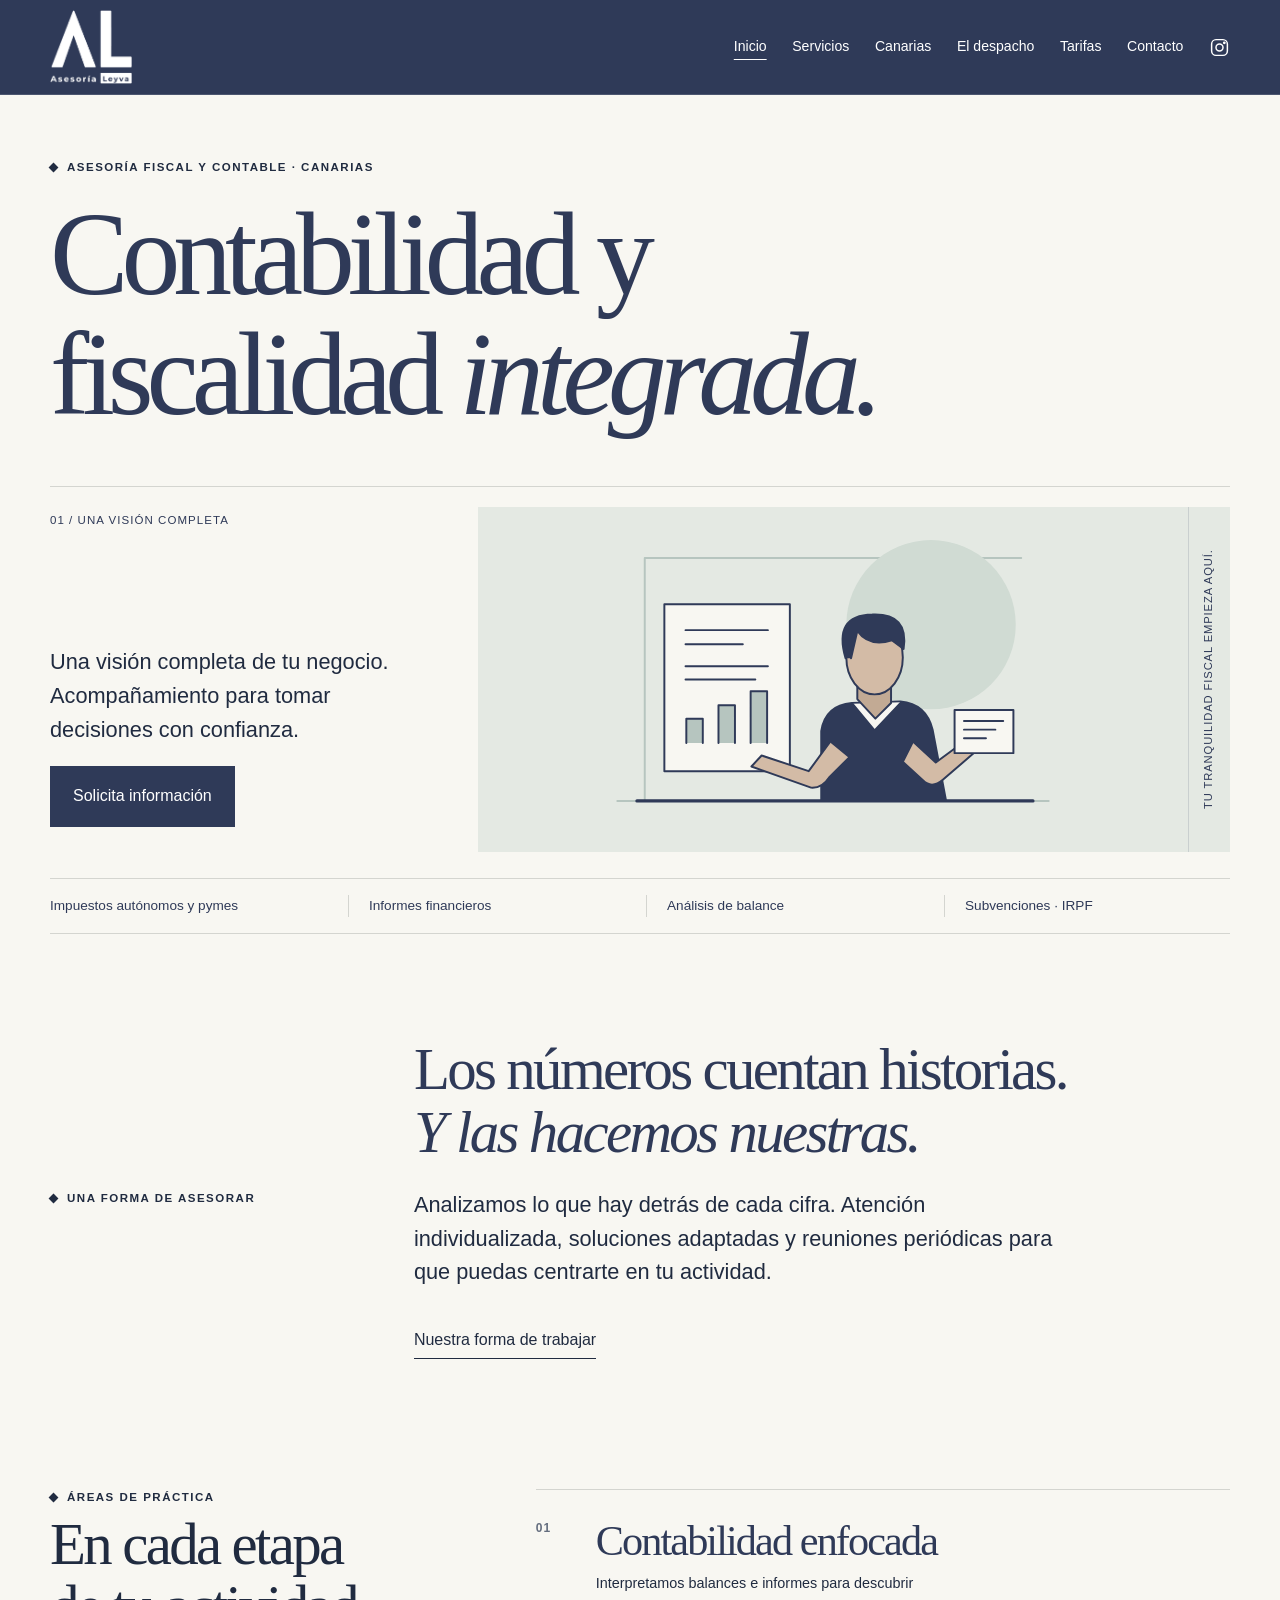
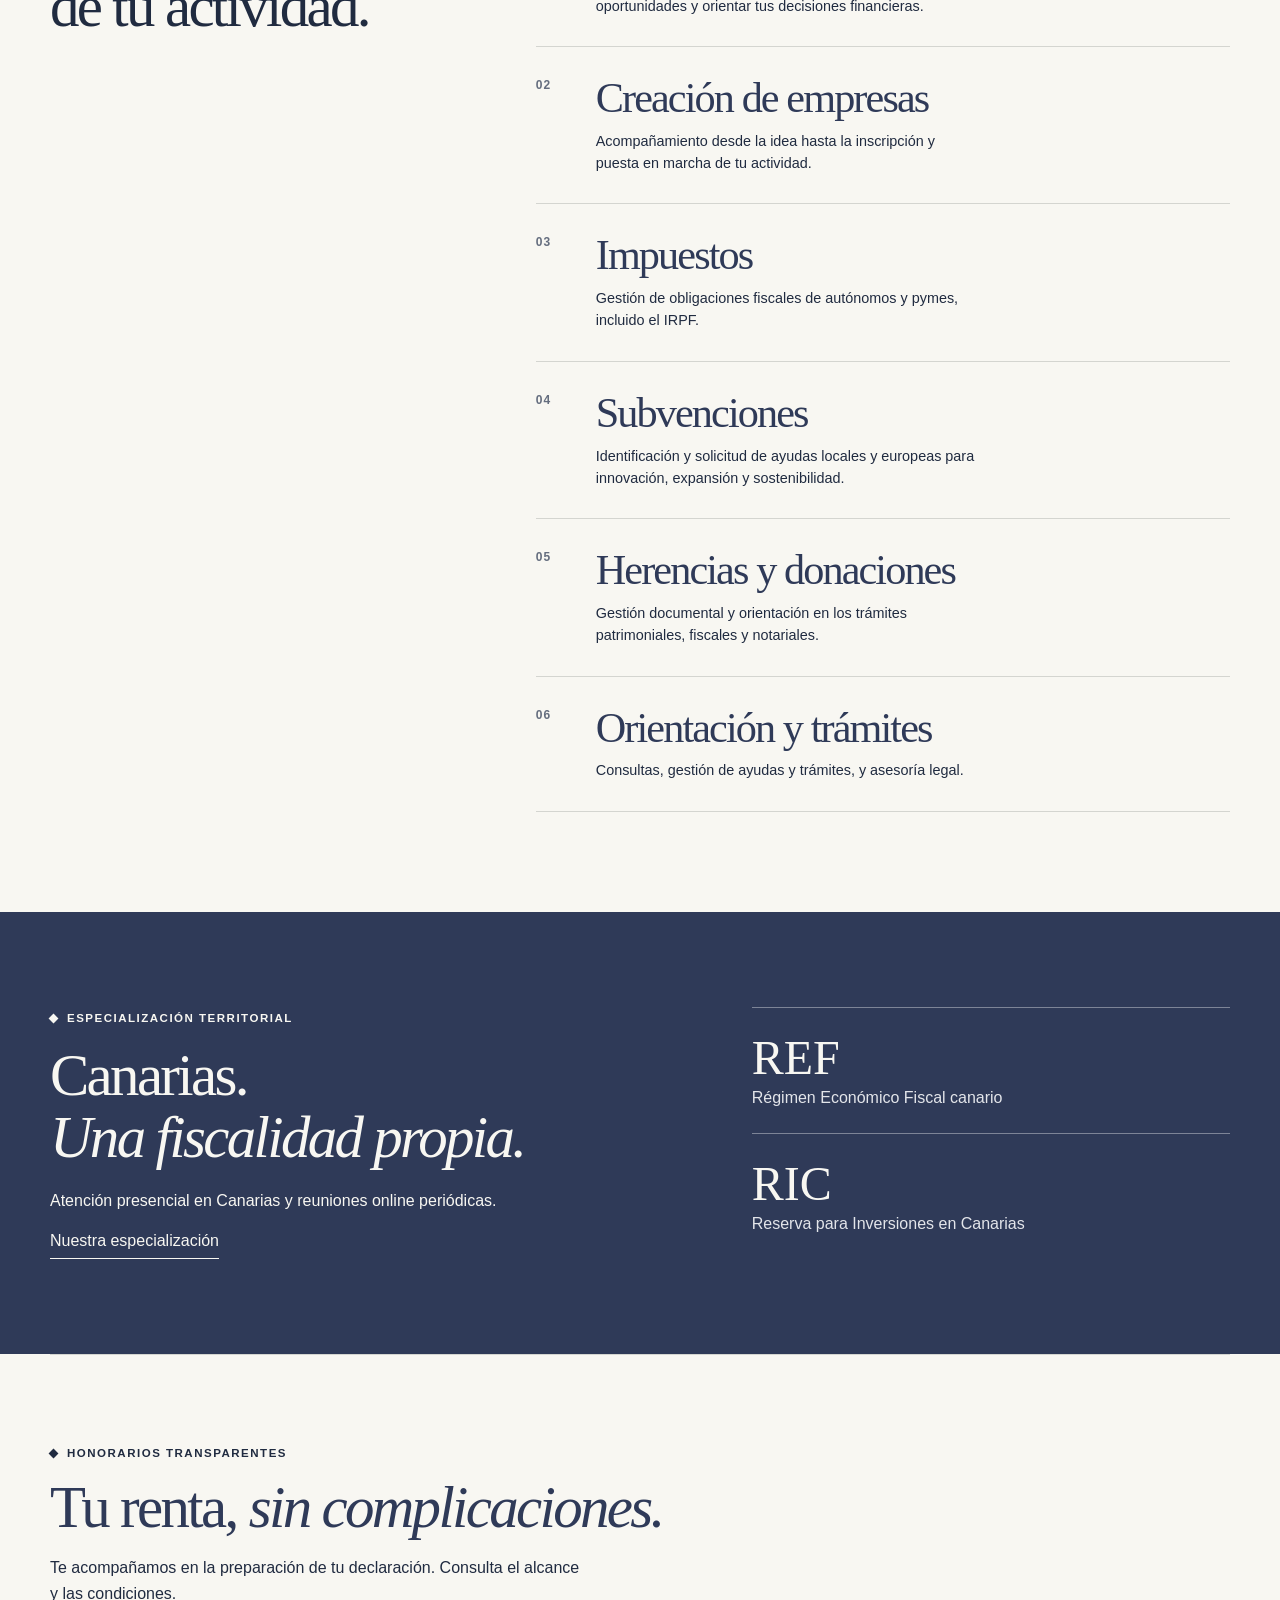
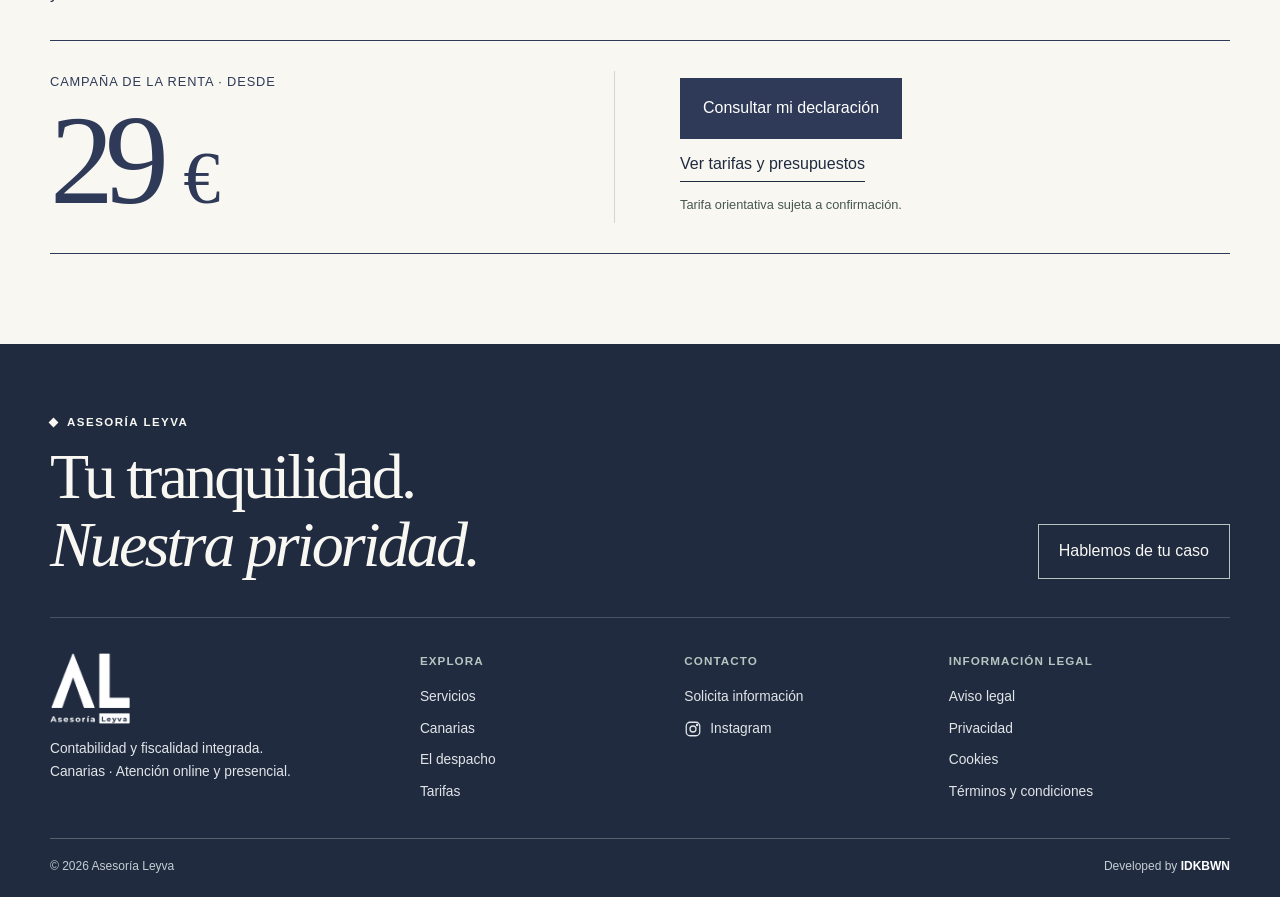
<file: index.html>
<!DOCTYPE html>

<html lang="es"><head><meta charset="utf-8"/><meta content="width=device-width,initial-scale=1" name="viewport"/><meta content="Asesoría Leyva. Contabilidad y fiscalidad integrada en Canarias." name="description"/><title>Contabilidad y fiscalidad integrada · Asesoría Leyva</title><link href="assets/img/favicon.png" rel="icon"/><link href="assets/css/site.css" rel="stylesheet"/><script defer="" src="assets/js/site.js"></script><meta content="website" property="og:type"/><meta content="es_ES" property="og:locale"/><meta content="Asesoría Leyva" property="og:site_name"/><meta content="Contabilidad y fiscalidad integrada · Asesoría Leyva" property="og:title"/><meta content="Asesoría Leyva. Contabilidad y fiscalidad integrada en Canarias." property="og:description"/><meta content="https://idkbwn-sl.github.io/asesoria-leyva-vanilla/" property="og:url"/><meta content="https://idkbwn-sl.github.io/asesoria-leyva-vanilla/assets/img/og-leyva-v2.jpg" property="og:image"/><meta content="1200" property="og:image:width"/><meta content="630" property="og:image:height"/><meta content="image/jpeg" property="og:image:type"/><meta content="Asesoría Leyva. Contabilidad y fiscalidad integrada. Canarias." property="og:image:alt"/><meta content="summary_large_image" name="twitter:card"/><meta content="Contabilidad y fiscalidad integrada · Asesoría Leyva" name="twitter:title"/><meta content="Asesoría Leyva. Contabilidad y fiscalidad integrada en Canarias." name="twitter:description"/><meta content="https://idkbwn-sl.github.io/asesoria-leyva-vanilla/assets/img/og-leyva-v2.jpg" name="twitter:image"/><meta content="Identidad de Asesoría Leyva en azul corporativo." name="twitter:image:alt"/><link href="https://idkbwn-sl.github.io/asesoria-leyva-vanilla/" rel="canonical"/></head><body><a class="skip" href="#main">Saltar al contenido</a><header class="site-header"><div class="shell nav"><a class="brand" href="index.html"><img alt="Asesoría Leyva" height="98" src="assets/img/logo.png" width="108"/></a><div class="mobile-actions"><button aria-controls="nav" aria-expanded="false" aria-label="Abrir menú" class="menu"><span></span><span></span></button></div><nav aria-label="Navegación principal" id="nav"><a aria-current="page" href="index.html">Inicio</a><a href="servicios/index.html">Servicios</a><a href="canarias/index.html">Canarias</a><a href="despacho/index.html">El despacho</a><a href="tarifas/index.html">Tarifas</a><a class="navcontact" href="contacto/index.html">Contacto</a><a aria-label="Instagram de Asesoría Leyva" class="instagram" href="https://www.instagram.com/asesorialeyva/" rel="noopener noreferrer" target="_blank"><svg aria-hidden="true" fill="none" stroke="currentColor" stroke-width="1.7" viewbox="0 0 24 24"><rect height="18" rx="5" width="18" x="3" y="3"></rect><circle cx="12" cy="12" r="4"></circle><circle cx="17.5" cy="6.7" fill="currentColor" r=".8"></circle></svg><span>Instagram</span></a></nav></div></header><main id="main"><section class="shell hero3"><div class="hero-mast"><p class="eyeline">Asesoría fiscal y contable · Canarias</p><h1>Contabilidad y<br/>fiscalidad <i>integrada.</i></h1></div><div class="hero-spread"><div class="hero-brief"><span class="hero-edition">01 / Una visión completa</span><p class="intro">Una visión completa de tu negocio. Acompañamiento para tomar decisiones con confianza.</p><a class="cta" href="contacto/index.html">Solicita información</a></div><figure class="hero-illustration"><img alt="Ilustración editorial de asesoramiento y análisis financiero" fetchpriority="high" height="440" src="assets/img/claridad.svg" width="640"/><figcaption>Tu tranquilidad fiscal empieza aquí.</figcaption></figure></div><div class="hero-foot"><span>Impuestos autónomos y pymes</span><span>Informes financieros</span><span>Análisis de balance</span><span>Subvenciones · IRPF</span></div></section><section class="shell editorial manifesto"><p class="eyeline">Una forma de asesorar</p><div><h2>Los números cuentan historias.<br/><i>Y las hacemos nuestras.</i></h2><p class="intro">Analizamos lo que hay detrás de cada cifra. Atención individualizada, soluciones adaptadas y reuniones periódicas para que puedas centrarte en tu actividad.</p><a class="under" href="despacho/index.html">Nuestra forma de trabajar</a></div></section><section class="shell practice"><div class="section-title"><p class="eyeline">Áreas de práctica</p><h2>En cada etapa<br/>de tu actividad.</h2></div><div><a class="practice-row" href="servicios/index.html#contabilidad"><span class="index">01</span><div><h3>Contabilidad enfocada</h3><p>Interpretamos balances e informes para descubrir oportunidades y orientar tus decisiones financieras.</p></div></a><a class="practice-row" href="servicios/index.html#empresas"><span class="index">02</span><div><h3>Creación de empresas</h3><p>Acompañamiento desde la idea hasta la inscripción y puesta en marcha de tu actividad.</p></div></a><a class="practice-row" href="servicios/index.html#impuestos"><span class="index">03</span><div><h3>Impuestos</h3><p>Gestión de obligaciones fiscales de autónomos y pymes, incluido el IRPF.</p></div></a><a class="practice-row" href="servicios/index.html#subvenciones"><span class="index">04</span><div><h3>Subvenciones</h3><p>Identificación y solicitud de ayudas locales y europeas para innovación, expansión y sostenibilidad.</p></div></a><a class="practice-row" href="servicios/index.html#herencias"><span class="index">05</span><div><h3>Herencias y donaciones</h3><p>Gestión documental y orientación en los trámites patrimoniales, fiscales y notariales.</p></div></a><a class="practice-row" href="servicios/index.html#orientacion"><span class="index">06</span><div><h3>Orientación y trámites</h3><p>Consultas, gestión de ayudas y trámites, y asesoría legal.</p></div></a></div></section><section class="canary"><div class="shell split"><div><p class="eyeline">Especialización territorial</p><h2>Canarias.<br/><i>Una fiscalidad propia.</i></h2><p>Atención presencial en Canarias y reuniones online periódicas.</p><a class="under" href="canarias/index.html">Nuestra especialización</a></div><div class="terms"><div><b>REF</b><p>Régimen Económico Fiscal canario</p></div><div><b>RIC</b><p>Reserva para Inversiones en Canarias</p></div></div></div></section><section class="shell home-rates"><div class="campaign-head"><p class="eyeline">Honorarios transparentes</p><h2>Tu renta, <i>sin complicaciones.</i></h2><p>Te acompañamos en la preparación de tu declaración. Consulta el alcance y las condiciones.</p></div><div class="campaign-line"><div class="campaign-price"><span>Campaña de la renta · Desde</span><strong>29 <span>€</span></strong></div><div class="campaign-actions"><a class="cta" href="contacto/index.html?servicio=renta">Consultar mi declaración</a><a class="under" href="tarifas/index.html">Ver tarifas y presupuestos</a><small>Tarifa orientativa sujeta a confirmación.</small></div></div></section></main><footer class="site-footer"><div class="shell"><div class="footer-intro"><div><p class="eyeline">Asesoría Leyva</p><h2>Tu tranquilidad.<br/><i>Nuestra prioridad.</i></h2></div><a class="footer-cta" href="contacto/index.html">Hablemos de tu caso</a></div><div class="footer-columns"><div class="footer-brand"><a href="index.html"><img alt="Asesoría Leyva" height="80" src="assets/img/logo.png" width="90"/></a><p>Contabilidad y fiscalidad integrada.<br/>Canarias · Atención online y presencial.</p></div><div><h3>Explora</h3><a href="servicios/index.html">Servicios</a><a href="canarias/index.html">Canarias</a><a href="despacho/index.html">El despacho</a><a href="tarifas/index.html">Tarifas</a></div><div><h3>Contacto</h3><a href="contacto/index.html">Solicita información</a><a aria-label="Instagram de Asesoría Leyva" class="instagram" href="https://www.instagram.com/asesorialeyva/" rel="noopener noreferrer" target="_blank"><svg aria-hidden="true" fill="none" stroke="currentColor" stroke-width="1.7" viewbox="0 0 24 24"><rect height="18" rx="5" width="18" x="3" y="3"></rect><circle cx="12" cy="12" r="4"></circle><circle cx="17.5" cy="6.7" fill="currentColor" r=".8"></circle></svg><span>Instagram</span></a></div><div><h3>Información legal</h3><a href="legal/aviso-legal.html">Aviso legal</a><a href="legal/privacidad.html">Privacidad</a><a href="legal/cookies.html">Cookies</a><a href="legal/condiciones.html">Términos y condiciones</a></div></div><div class="footend"><p>© 2026 Asesoría Leyva</p><p>Developed by <a href="https://www.idkbwn.com" rel="noopener noreferrer" target="_blank">IDKBWN</a></p></div></div></footer></body></html>
</file>
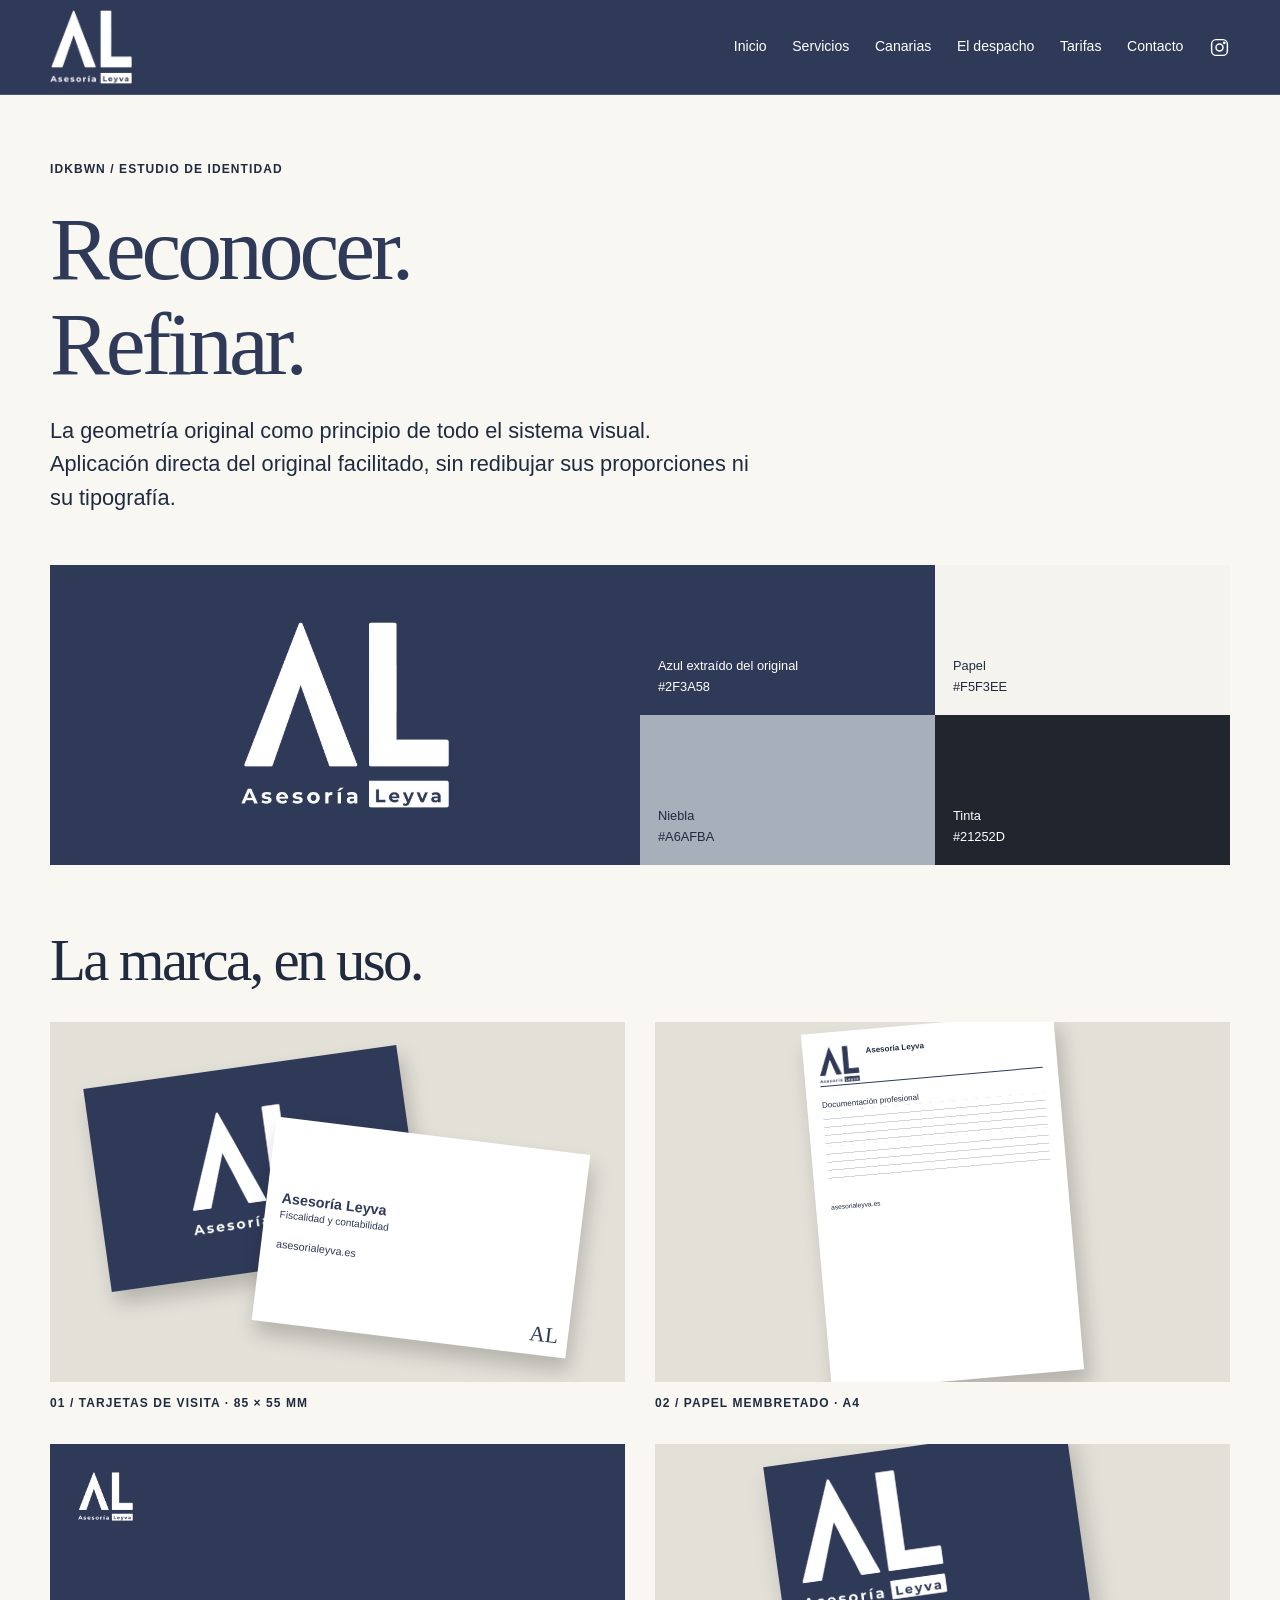
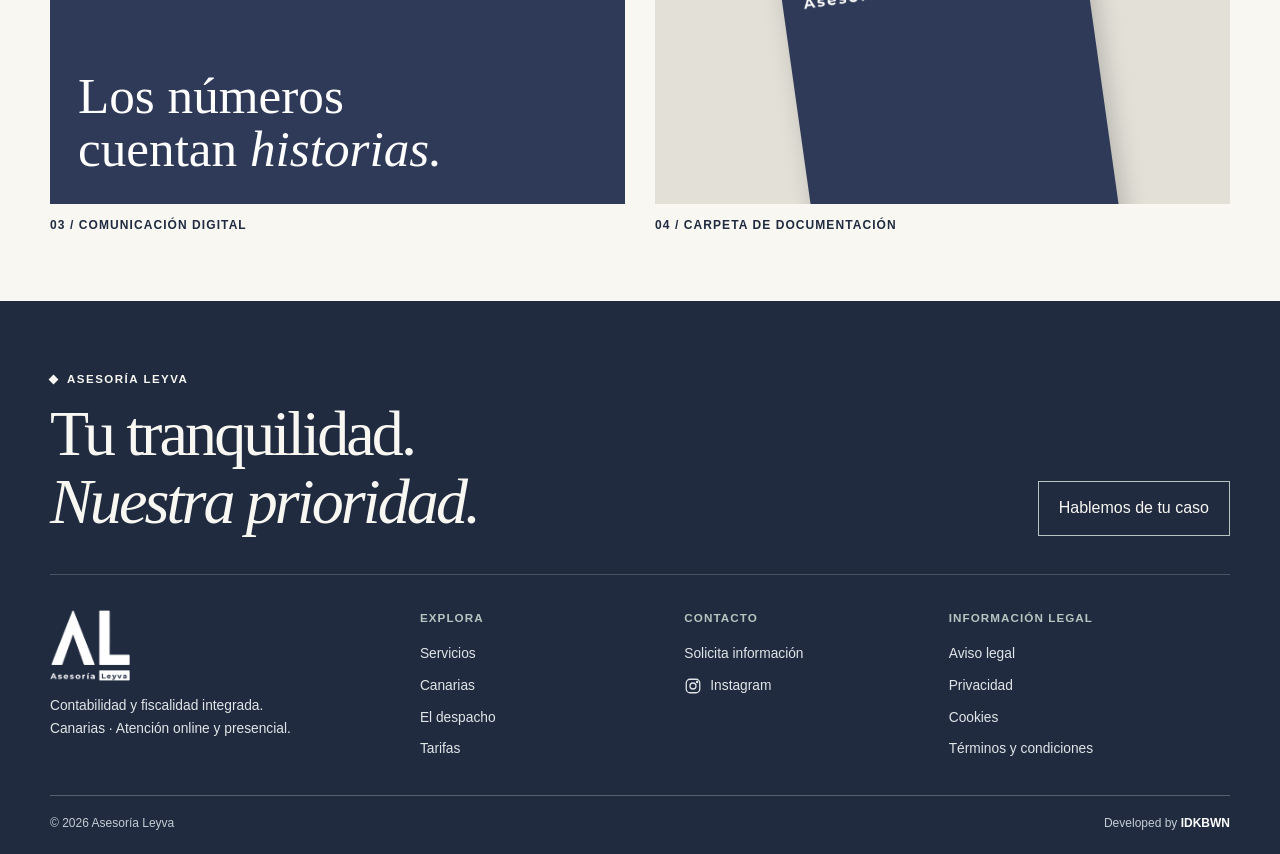
<file: branding/index.html>
<!DOCTYPE html>

<html lang="es"><head><meta charset="utf-8"/><meta content="width=device-width,initial-scale=1" name="viewport"/><meta content="Asesoría Leyva. Contabilidad y fiscalidad integrada en Canarias." name="description"/><title>Estudio de identidad · Asesoría Leyva</title><link href="../assets/img/favicon.png" rel="icon"/><link href="../assets/css/site.css" rel="stylesheet"/><script defer="" src="../assets/js/site.js"></script><meta content="website" property="og:type"/><meta content="es_ES" property="og:locale"/><meta content="Asesoría Leyva" property="og:site_name"/><meta content="Estudio de identidad · Asesoría Leyva" property="og:title"/><meta content="Asesoría Leyva. Contabilidad y fiscalidad integrada en Canarias." property="og:description"/><meta content="https://idkbwn-sl.github.io/asesoria-leyva-vanilla/branding/" property="og:url"/><meta content="https://idkbwn-sl.github.io/asesoria-leyva-vanilla/assets/img/og-leyva-v2.jpg" property="og:image"/><meta content="1200" property="og:image:width"/><meta content="630" property="og:image:height"/><meta content="image/jpeg" property="og:image:type"/><meta content="Asesoría Leyva. Contabilidad y fiscalidad integrada. Canarias." property="og:image:alt"/><meta content="summary_large_image" name="twitter:card"/><meta content="Estudio de identidad · Asesoría Leyva" name="twitter:title"/><meta content="Asesoría Leyva. Contabilidad y fiscalidad integrada en Canarias." name="twitter:description"/><meta content="https://idkbwn-sl.github.io/asesoria-leyva-vanilla/assets/img/og-leyva-v2.jpg" name="twitter:image"/><meta content="Identidad de Asesoría Leyva en azul corporativo." name="twitter:image:alt"/><link href="https://idkbwn-sl.github.io/asesoria-leyva-vanilla/branding/" rel="canonical"/></head><body><a class="skip" href="#main">Saltar al contenido</a><header class="site-header"><div class="shell nav"><a class="brand" href="../index.html"><img alt="Asesoría Leyva" height="98" src="../assets/img/logo.png" width="108"/></a><div class="mobile-actions"><button aria-controls="nav" aria-expanded="false" aria-label="Abrir menú" class="menu"><span></span><span></span></button></div><nav aria-label="Navegación principal" id="nav"><a href="../index.html">Inicio</a><a href="../servicios/index.html">Servicios</a><a href="../canarias/index.html">Canarias</a><a href="../despacho/index.html">El despacho</a><a href="../tarifas/index.html">Tarifas</a><a class="navcontact" href="../contacto/index.html">Contacto</a><a aria-label="Instagram de Asesoría Leyva" class="instagram" href="https://www.instagram.com/asesorialeyva/" rel="noopener noreferrer" target="_blank"><svg aria-hidden="true" fill="none" stroke="currentColor" stroke-width="1.7" viewbox="0 0 24 24"><rect height="18" rx="5" width="18" x="3" y="3"></rect><circle cx="12" cy="12" r="4"></circle><circle cx="17.5" cy="6.7" fill="currentColor" r=".8"></circle></svg><span>Instagram</span></a></nav></div></header><main id="main"><section class="shell pagehead"><p class="kicker">IDKBWN / Estudio de identidad</p><h1>Reconocer.<br/>Refinar.</h1><p class="intro">La geometría original como principio de todo el sistema visual. Aplicación directa del original facilitado, sin redibujar sus proporciones ni su tipografía.</p></section><section class="shell brandboard"><div class="brandlock"><img alt="Logotipo original" src="../assets/img/logo.png"/></div><div class="swatches"><div style="background:#2f3a58;color:white">Azul extraído del original<br/>#2F3A58</div><div style="background:#f5f3ee">Papel<br/>#F5F3EE</div><div style="background:#a6afba">Niebla<br/>#A6AFBA</div><div style="background:#21252d;color:white">Tinta<br/>#21252D</div></div></section><section class="shell mocksection"><h2>La marca, en uso.</h2><div class="mockgrid"><figure><div class="stage"><div class="business front"><img alt="" src="../assets/img/logo.png"/></div><div class="business back"><b>Asesoría Leyva</b><small>Fiscalidad y contabilidad</small><span>asesorialeyva.es</span><i>AL</i></div></div><figcaption>01 / Tarjetas de visita · 85 × 55 mm</figcaption></figure><figure><div class="stage paperstage"><div class="letter"><img alt="" src="../assets/img/logo-azul.png"/><b>Asesoría Leyva</b><hr/><p>Documentación profesional</p><div class="lines"></div><div class="lines"></div><small>asesorialeyva.es</small></div></div><figcaption>02 / Papel membretado · A4</figcaption></figure><figure><div class="stage social"><img alt="" src="../assets/img/logo.png"/><p>Los números<br/>cuentan <i>historias.</i></p></div><figcaption>03 / Comunicación digital</figcaption></figure><figure><div class="stage folderstage"><div class="folder"><img alt="" src="../assets/img/logo.png"/><span>Contabilidad y fiscalidad integrada</span></div></div><figcaption>04 / Carpeta de documentación</figcaption></figure></div></section></main><footer class="site-footer"><div class="shell"><div class="footer-intro"><div><p class="eyeline">Asesoría Leyva</p><h2>Tu tranquilidad.<br/><i>Nuestra prioridad.</i></h2></div><a class="footer-cta" href="../contacto/index.html">Hablemos de tu caso</a></div><div class="footer-columns"><div class="footer-brand"><a href="../index.html"><img alt="Asesoría Leyva" height="80" src="../assets/img/logo.png" width="90"/></a><p>Contabilidad y fiscalidad integrada.<br/>Canarias · Atención online y presencial.</p></div><div><h3>Explora</h3><a href="../servicios/index.html">Servicios</a><a href="../canarias/index.html">Canarias</a><a href="../despacho/index.html">El despacho</a><a href="../tarifas/index.html">Tarifas</a></div><div><h3>Contacto</h3><a href="../contacto/index.html">Solicita información</a><a aria-label="Instagram de Asesoría Leyva" class="instagram" href="https://www.instagram.com/asesorialeyva/" rel="noopener noreferrer" target="_blank"><svg aria-hidden="true" fill="none" stroke="currentColor" stroke-width="1.7" viewbox="0 0 24 24"><rect height="18" rx="5" width="18" x="3" y="3"></rect><circle cx="12" cy="12" r="4"></circle><circle cx="17.5" cy="6.7" fill="currentColor" r=".8"></circle></svg><span>Instagram</span></a></div><div><h3>Información legal</h3><a href="../legal/aviso-legal.html">Aviso legal</a><a href="../legal/privacidad.html">Privacidad</a><a href="../legal/cookies.html">Cookies</a><a href="../legal/condiciones.html">Términos y condiciones</a></div></div><div class="footend"><p>© 2026 Asesoría Leyva</p><p>Developed by <a href="https://www.idkbwn.com" rel="noopener noreferrer" target="_blank">IDKBWN</a></p></div></div></footer></body></html>
</file>
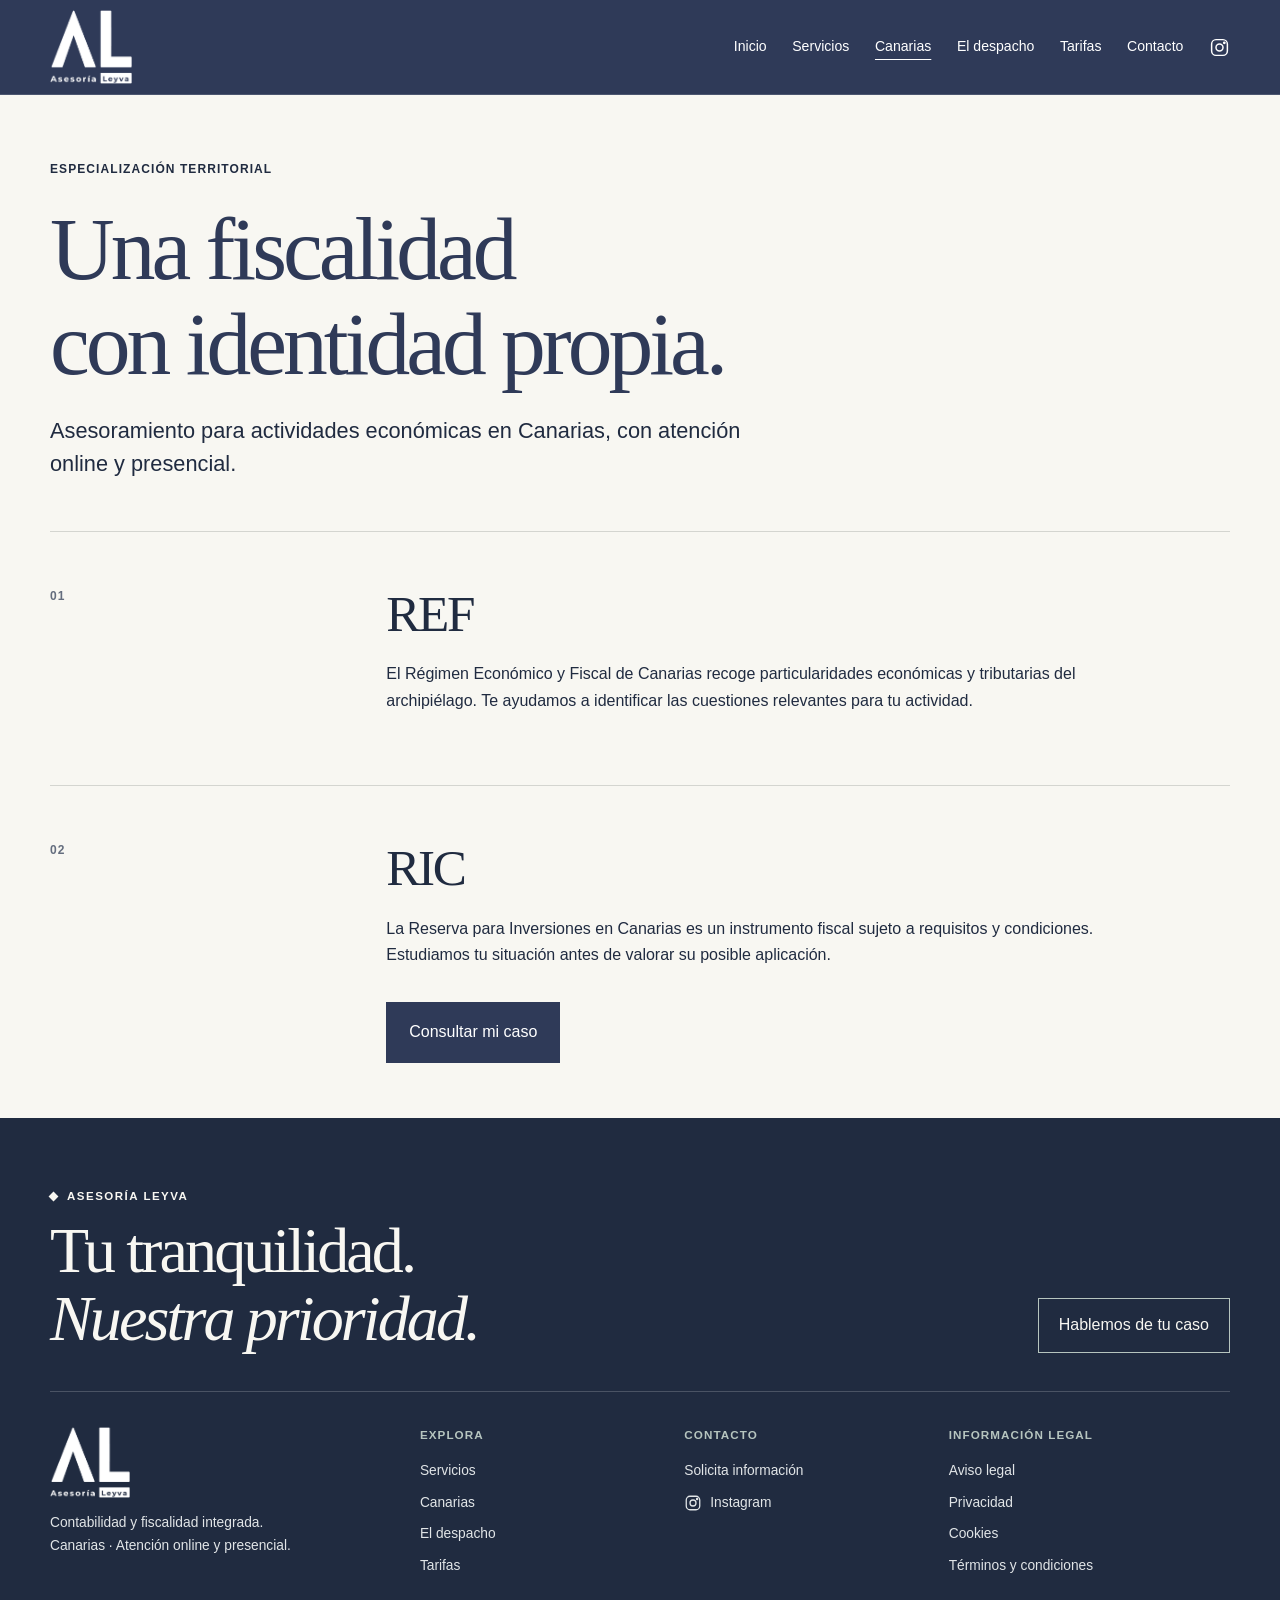
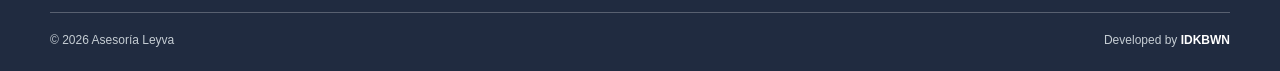
<file: canarias/index.html>
<!DOCTYPE html>

<html lang="es"><head><meta charset="utf-8"/><meta content="width=device-width,initial-scale=1" name="viewport"/><meta content="Asesoramiento fiscal y contable especializado en Canarias, REF y RIC." name="description"/><title>Canarias · Asesoría Leyva</title><link href="../assets/img/favicon.png" rel="icon"/><link href="../assets/css/site.css" rel="stylesheet"/><script defer="" src="../assets/js/site.js"></script><meta content="website" property="og:type"/><meta content="es_ES" property="og:locale"/><meta content="Asesoría Leyva" property="og:site_name"/><meta content="Canarias · Asesoría Leyva" property="og:title"/><meta content="Asesoramiento fiscal y contable especializado en Canarias, REF y RIC." property="og:description"/><meta content="https://idkbwn-sl.github.io/asesoria-leyva-vanilla/canarias/" property="og:url"/><meta content="https://idkbwn-sl.github.io/asesoria-leyva-vanilla/assets/img/og-leyva-v2.jpg" property="og:image"/><meta content="1200" property="og:image:width"/><meta content="630" property="og:image:height"/><meta content="image/jpeg" property="og:image:type"/><meta content="Asesoría Leyva. Contabilidad y fiscalidad integrada. Canarias." property="og:image:alt"/><meta content="summary_large_image" name="twitter:card"/><meta content="Canarias · Asesoría Leyva" name="twitter:title"/><meta content="Asesoramiento fiscal y contable especializado en Canarias, REF y RIC." name="twitter:description"/><meta content="https://idkbwn-sl.github.io/asesoria-leyva-vanilla/assets/img/og-leyva-v2.jpg" name="twitter:image"/><meta content="Identidad de Asesoría Leyva en azul corporativo." name="twitter:image:alt"/><link href="https://idkbwn-sl.github.io/asesoria-leyva-vanilla/canarias/" rel="canonical"/></head><body><a class="skip" href="#main">Saltar al contenido</a><header class="site-header"><div class="shell nav"><a class="brand" href="../index.html"><img alt="Asesoría Leyva" height="98" src="../assets/img/logo.png" width="108"/></a><div class="mobile-actions"><button aria-controls="nav" aria-expanded="false" aria-label="Abrir menú" class="menu"><span></span><span></span></button></div><nav aria-label="Navegación principal" id="nav"><a href="../index.html">Inicio</a><a href="../servicios/index.html">Servicios</a><a aria-current="page" href="../canarias/index.html">Canarias</a><a href="../despacho/index.html">El despacho</a><a href="../tarifas/index.html">Tarifas</a><a class="navcontact" href="../contacto/index.html">Contacto</a><a aria-label="Instagram de Asesoría Leyva" class="instagram" href="https://www.instagram.com/asesorialeyva/" rel="noopener noreferrer" target="_blank"><svg aria-hidden="true" fill="none" stroke="currentColor" stroke-width="1.7" viewbox="0 0 24 24"><rect height="18" rx="5" width="18" x="3" y="3"></rect><circle cx="12" cy="12" r="4"></circle><circle cx="17.5" cy="6.7" fill="currentColor" r=".8"></circle></svg><span>Instagram</span></a></nav></div></header><main id="main"><section class="shell pagehead"><p class="kicker">Especialización territorial</p><h1>Una fiscalidad<br/>con identidad propia.</h1><p class="intro">Asesoramiento para actividades económicas en Canarias, con atención online y presencial.</p></section><section class="shell detail"><span class="index">01</span><div><h2>REF</h2><p>El Régimen Económico y Fiscal de Canarias recoge particularidades económicas y tributarias del archipiélago. Te ayudamos a identificar las cuestiones relevantes para tu actividad.</p></div></section><section class="shell detail"><span class="index">02</span><div><h2>RIC</h2><p>La Reserva para Inversiones en Canarias es un instrumento fiscal sujeto a requisitos y condiciones. Estudiamos tu situación antes de valorar su posible aplicación.</p><a class="cta" href="../contacto/index.html">Consultar mi caso</a></div></section></main><footer class="site-footer"><div class="shell"><div class="footer-intro"><div><p class="eyeline">Asesoría Leyva</p><h2>Tu tranquilidad.<br/><i>Nuestra prioridad.</i></h2></div><a class="footer-cta" href="../contacto/index.html">Hablemos de tu caso</a></div><div class="footer-columns"><div class="footer-brand"><a href="../index.html"><img alt="Asesoría Leyva" height="80" src="../assets/img/logo.png" width="90"/></a><p>Contabilidad y fiscalidad integrada.<br/>Canarias · Atención online y presencial.</p></div><div><h3>Explora</h3><a href="../servicios/index.html">Servicios</a><a href="../canarias/index.html">Canarias</a><a href="../despacho/index.html">El despacho</a><a href="../tarifas/index.html">Tarifas</a></div><div><h3>Contacto</h3><a href="../contacto/index.html">Solicita información</a><a aria-label="Instagram de Asesoría Leyva" class="instagram" href="https://www.instagram.com/asesorialeyva/" rel="noopener noreferrer" target="_blank"><svg aria-hidden="true" fill="none" stroke="currentColor" stroke-width="1.7" viewbox="0 0 24 24"><rect height="18" rx="5" width="18" x="3" y="3"></rect><circle cx="12" cy="12" r="4"></circle><circle cx="17.5" cy="6.7" fill="currentColor" r=".8"></circle></svg><span>Instagram</span></a></div><div><h3>Información legal</h3><a href="../legal/aviso-legal.html">Aviso legal</a><a href="../legal/privacidad.html">Privacidad</a><a href="../legal/cookies.html">Cookies</a><a href="../legal/condiciones.html">Términos y condiciones</a></div></div><div class="footend"><p>© 2026 Asesoría Leyva</p><p>Developed by <a href="https://www.idkbwn.com" rel="noopener noreferrer" target="_blank">IDKBWN</a></p></div></div></footer></body></html>
</file>
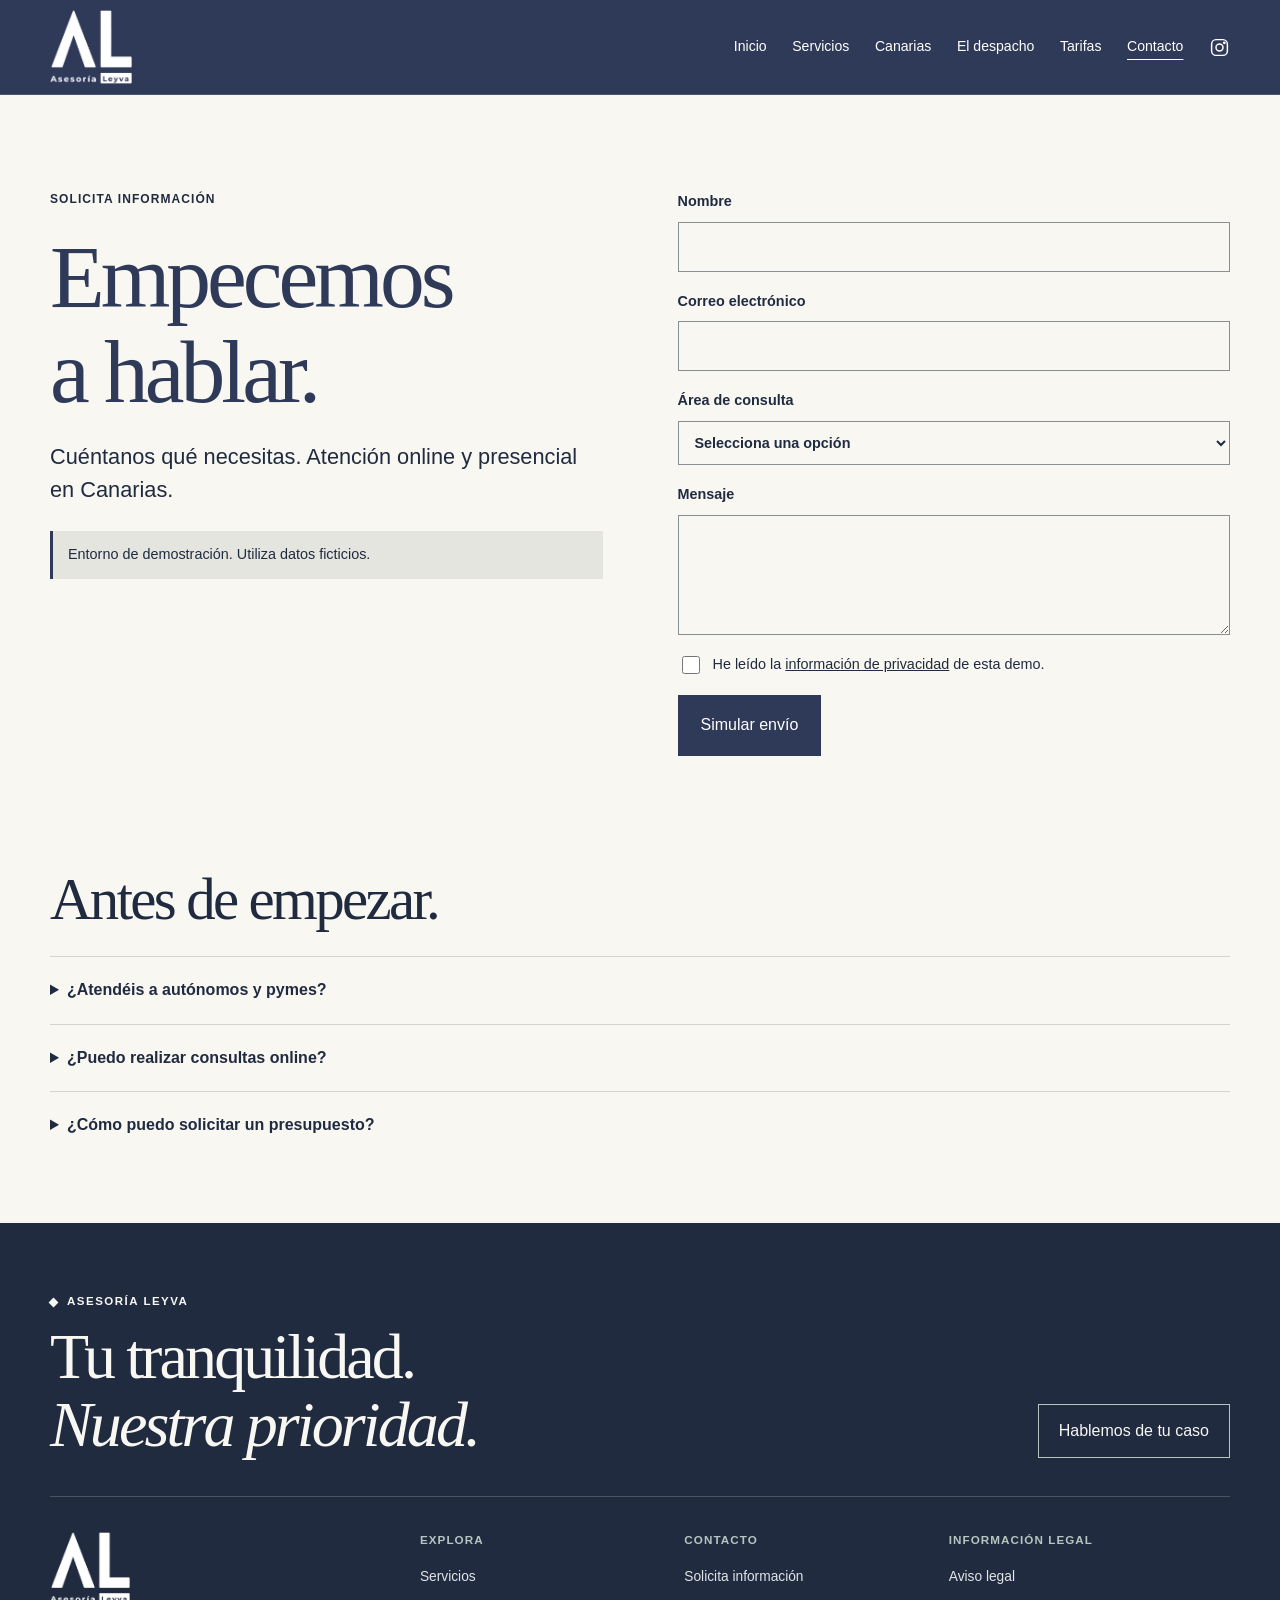
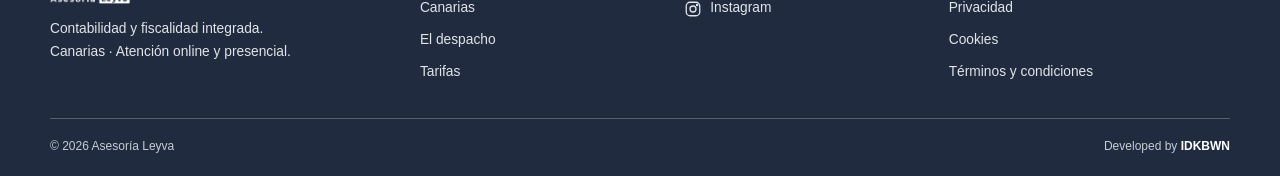
<file: contacto/index.html>
<!DOCTYPE html>

<html lang="es"><head><meta charset="utf-8"/><meta content="width=device-width,initial-scale=1" name="viewport"/><meta content="Cuéntanos qué necesitas. Asesoramiento fiscal y contable en Canarias." name="description"/><title>Contacto · Asesoría Leyva</title><link href="../assets/img/favicon.png" rel="icon"/><link href="../assets/css/site.css" rel="stylesheet"/><script defer="" src="../assets/js/site.js"></script><meta content="website" property="og:type"/><meta content="es_ES" property="og:locale"/><meta content="Asesoría Leyva" property="og:site_name"/><meta content="Contacto · Asesoría Leyva" property="og:title"/><meta content="Cuéntanos qué necesitas. Asesoramiento fiscal y contable en Canarias." property="og:description"/><meta content="https://idkbwn-sl.github.io/asesoria-leyva-vanilla/contacto/" property="og:url"/><meta content="https://idkbwn-sl.github.io/asesoria-leyva-vanilla/assets/img/og-leyva-v2.jpg" property="og:image"/><meta content="1200" property="og:image:width"/><meta content="630" property="og:image:height"/><meta content="image/jpeg" property="og:image:type"/><meta content="Asesoría Leyva. Contabilidad y fiscalidad integrada. Canarias." property="og:image:alt"/><meta content="summary_large_image" name="twitter:card"/><meta content="Contacto · Asesoría Leyva" name="twitter:title"/><meta content="Cuéntanos qué necesitas. Asesoramiento fiscal y contable en Canarias." name="twitter:description"/><meta content="https://idkbwn-sl.github.io/asesoria-leyva-vanilla/assets/img/og-leyva-v2.jpg" name="twitter:image"/><meta content="Identidad de Asesoría Leyva en azul corporativo." name="twitter:image:alt"/><link href="https://idkbwn-sl.github.io/asesoria-leyva-vanilla/contacto/" rel="canonical"/></head><body><a class="skip" href="#main">Saltar al contenido</a><header class="site-header"><div class="shell nav"><a class="brand" href="../index.html"><img alt="Asesoría Leyva" height="98" src="../assets/img/logo.png" width="108"/></a><div class="mobile-actions"><button aria-controls="nav" aria-expanded="false" aria-label="Abrir menú" class="menu"><span></span><span></span></button></div><nav aria-label="Navegación principal" id="nav"><a href="../index.html">Inicio</a><a href="../servicios/index.html">Servicios</a><a href="../canarias/index.html">Canarias</a><a href="../despacho/index.html">El despacho</a><a href="../tarifas/index.html">Tarifas</a><a aria-current="page" class="navcontact" href="../contacto/index.html">Contacto</a><a aria-label="Instagram de Asesoría Leyva" class="instagram" href="https://www.instagram.com/asesorialeyva/" rel="noopener noreferrer" target="_blank"><svg aria-hidden="true" fill="none" stroke="currentColor" stroke-width="1.7" viewbox="0 0 24 24"><rect height="18" rx="5" width="18" x="3" y="3"></rect><circle cx="12" cy="12" r="4"></circle><circle cx="17.5" cy="6.7" fill="currentColor" r=".8"></circle></svg><span>Instagram</span></a></nav></div></header><main id="main"><section class="shell contact"><div><p class="kicker">Solicita información</p><h1>Empecemos<br/>a hablar.</h1><p class="intro">Cuéntanos qué necesitas. Atención online y presencial en Canarias.</p><p class="demo">Entorno de demostración. Utiliza datos ficticios.</p></div><form id="contact-form"><label>Nombre<input autocomplete="name" name="nombre" required=""/></label><label>Correo electrónico<input autocomplete="email" name="email" required="" type="email"/></label><label>Área de consulta<select id="service" name="servicio" required=""><option value="">Selecciona una opción</option><option value="contabilidad">Contabilidad enfocada</option><option value="empresas">Creación de empresas</option><option value="impuestos">Impuestos</option><option value="subvenciones">Subvenciones</option><option value="herencias">Herencias y donaciones</option><option value="orientacion">Orientación y trámites</option><option value="otros">Otros</option><option value="renta">Campaña de la renta</option></select></label><label>Mensaje<textarea name="mensaje" required="" rows="4"></textarea></label><label class="check"><input required="" type="checkbox"/> <span>He leído la <a href="../legal/privacidad.html">información de privacidad</a> de esta demo.</span></label><button class="cta" disabled="" type="submit">Simular envío <span></span></button><p aria-live="polite" id="result" role="status"></p><noscript>Activa JavaScript para simular el envío. No se enviarán datos.</noscript></form></section><section class="shell faq"><h2>Antes de empezar.</h2><details><summary>¿Atendéis a autónomos y pymes?</summary><p>Sí, la asesoría se adapta al perfil de cada actividad.</p></details><details><summary>¿Puedo realizar consultas online?</summary><p>Sí, también se ofrecen reuniones presenciales en Canarias.</p></details><details><summary>¿Cómo puedo solicitar un presupuesto?</summary><p>Indica tu situación y el servicio que necesitas para valorar el alcance.</p></details></section></main><footer class="site-footer"><div class="shell"><div class="footer-intro"><div><p class="eyeline">Asesoría Leyva</p><h2>Tu tranquilidad.<br/><i>Nuestra prioridad.</i></h2></div><a class="footer-cta" href="../contacto/index.html">Hablemos de tu caso</a></div><div class="footer-columns"><div class="footer-brand"><a href="../index.html"><img alt="Asesoría Leyva" height="80" src="../assets/img/logo.png" width="90"/></a><p>Contabilidad y fiscalidad integrada.<br/>Canarias · Atención online y presencial.</p></div><div><h3>Explora</h3><a href="../servicios/index.html">Servicios</a><a href="../canarias/index.html">Canarias</a><a href="../despacho/index.html">El despacho</a><a href="../tarifas/index.html">Tarifas</a></div><div><h3>Contacto</h3><a href="../contacto/index.html">Solicita información</a><a aria-label="Instagram de Asesoría Leyva" class="instagram" href="https://www.instagram.com/asesorialeyva/" rel="noopener noreferrer" target="_blank"><svg aria-hidden="true" fill="none" stroke="currentColor" stroke-width="1.7" viewbox="0 0 24 24"><rect height="18" rx="5" width="18" x="3" y="3"></rect><circle cx="12" cy="12" r="4"></circle><circle cx="17.5" cy="6.7" fill="currentColor" r=".8"></circle></svg><span>Instagram</span></a></div><div><h3>Información legal</h3><a href="../legal/aviso-legal.html">Aviso legal</a><a href="../legal/privacidad.html">Privacidad</a><a href="../legal/cookies.html">Cookies</a><a href="../legal/condiciones.html">Términos y condiciones</a></div></div><div class="footend"><p>© 2026 Asesoría Leyva</p><p>Developed by <a href="https://www.idkbwn.com" rel="noopener noreferrer" target="_blank">IDKBWN</a></p></div></div></footer></body></html>
</file>
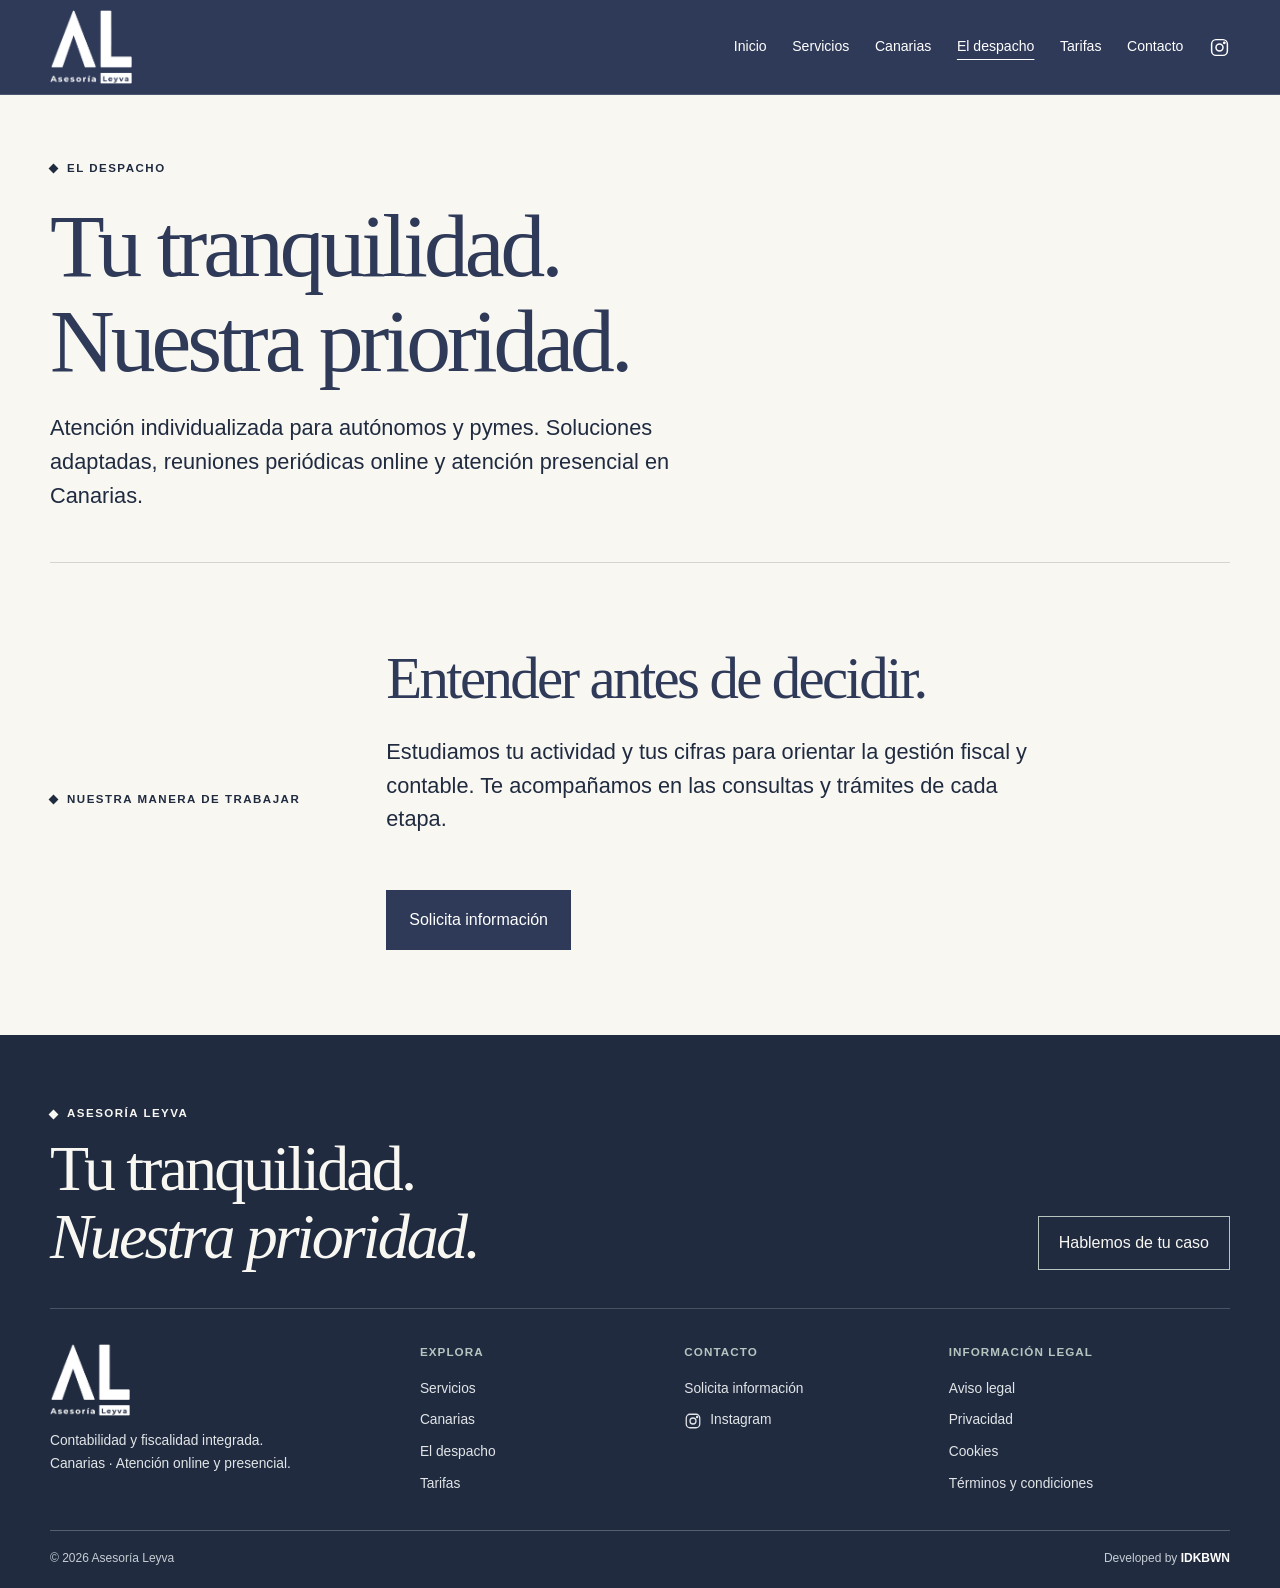
<file: despacho/index.html>
<!DOCTYPE html>

<html lang="es"><head><meta charset="utf-8"/><meta content="width=device-width,initial-scale=1" name="viewport"/><meta content="Conoce la forma de trabajar de Asesoría Leyva." name="description"/><title>El despacho · Asesoría Leyva</title><link href="../assets/img/favicon.png" rel="icon"/><link href="../assets/css/site.css" rel="stylesheet"/><script defer="" src="../assets/js/site.js"></script><meta content="website" property="og:type"/><meta content="es_ES" property="og:locale"/><meta content="Asesoría Leyva" property="og:site_name"/><meta content="El despacho · Asesoría Leyva" property="og:title"/><meta content="Conoce la forma de trabajar de Asesoría Leyva." property="og:description"/><meta content="https://idkbwn-sl.github.io/asesoria-leyva-vanilla/despacho/" property="og:url"/><meta content="https://idkbwn-sl.github.io/asesoria-leyva-vanilla/assets/img/og-leyva-v2.jpg" property="og:image"/><meta content="1200" property="og:image:width"/><meta content="630" property="og:image:height"/><meta content="image/jpeg" property="og:image:type"/><meta content="Asesoría Leyva. Contabilidad y fiscalidad integrada. Canarias." property="og:image:alt"/><meta content="summary_large_image" name="twitter:card"/><meta content="El despacho · Asesoría Leyva" name="twitter:title"/><meta content="Conoce la forma de trabajar de Asesoría Leyva." name="twitter:description"/><meta content="https://idkbwn-sl.github.io/asesoria-leyva-vanilla/assets/img/og-leyva-v2.jpg" name="twitter:image"/><meta content="Identidad de Asesoría Leyva en azul corporativo." name="twitter:image:alt"/><link href="https://idkbwn-sl.github.io/asesoria-leyva-vanilla/despacho/" rel="canonical"/></head><body><a class="skip" href="#main">Saltar al contenido</a><header class="site-header"><div class="shell nav"><a class="brand" href="../index.html"><img alt="Asesoría Leyva" height="98" src="../assets/img/logo.png" width="108"/></a><div class="mobile-actions"><button aria-controls="nav" aria-expanded="false" aria-label="Abrir menú" class="menu"><span></span><span></span></button></div><nav aria-label="Navegación principal" id="nav"><a href="../index.html">Inicio</a><a href="../servicios/index.html">Servicios</a><a href="../canarias/index.html">Canarias</a><a aria-current="page" href="../despacho/index.html">El despacho</a><a href="../tarifas/index.html">Tarifas</a><a class="navcontact" href="../contacto/index.html">Contacto</a><a aria-label="Instagram de Asesoría Leyva" class="instagram" href="https://www.instagram.com/asesorialeyva/" rel="noopener noreferrer" target="_blank"><svg aria-hidden="true" fill="none" stroke="currentColor" stroke-width="1.7" viewbox="0 0 24 24"><rect height="18" rx="5" width="18" x="3" y="3"></rect><circle cx="12" cy="12" r="4"></circle><circle cx="17.5" cy="6.7" fill="currentColor" r=".8"></circle></svg><span>Instagram</span></a></nav></div></header><main id="main"><section class="shell pagehead"><p class="eyeline">El despacho</p><h1>Tu tranquilidad.<br/>Nuestra prioridad.</h1><p class="intro">Atención individualizada para autónomos y pymes. Soluciones adaptadas, reuniones periódicas online y atención presencial en Canarias.</p></section><section class="shell editorial"><p class="eyeline">Nuestra manera de trabajar</p><div><h2>Entender antes de decidir.</h2><p class="intro">Estudiamos tu actividad y tus cifras para orientar la gestión fiscal y contable. Te acompañamos en las consultas y trámites de cada etapa.</p><a class="cta" href="../contacto/index.html">Solicita información</a></div></section></main><footer class="site-footer"><div class="shell"><div class="footer-intro"><div><p class="eyeline">Asesoría Leyva</p><h2>Tu tranquilidad.<br/><i>Nuestra prioridad.</i></h2></div><a class="footer-cta" href="../contacto/index.html">Hablemos de tu caso</a></div><div class="footer-columns"><div class="footer-brand"><a href="../index.html"><img alt="Asesoría Leyva" height="80" src="../assets/img/logo.png" width="90"/></a><p>Contabilidad y fiscalidad integrada.<br/>Canarias · Atención online y presencial.</p></div><div><h3>Explora</h3><a href="../servicios/index.html">Servicios</a><a href="../canarias/index.html">Canarias</a><a href="../despacho/index.html">El despacho</a><a href="../tarifas/index.html">Tarifas</a></div><div><h3>Contacto</h3><a href="../contacto/index.html">Solicita información</a><a aria-label="Instagram de Asesoría Leyva" class="instagram" href="https://www.instagram.com/asesorialeyva/" rel="noopener noreferrer" target="_blank"><svg aria-hidden="true" fill="none" stroke="currentColor" stroke-width="1.7" viewbox="0 0 24 24"><rect height="18" rx="5" width="18" x="3" y="3"></rect><circle cx="12" cy="12" r="4"></circle><circle cx="17.5" cy="6.7" fill="currentColor" r=".8"></circle></svg><span>Instagram</span></a></div><div><h3>Información legal</h3><a href="../legal/aviso-legal.html">Aviso legal</a><a href="../legal/privacidad.html">Privacidad</a><a href="../legal/cookies.html">Cookies</a><a href="../legal/condiciones.html">Términos y condiciones</a></div></div><div class="footend"><p>© 2026 Asesoría Leyva</p><p>Developed by <a href="https://www.idkbwn.com" rel="noopener noreferrer" target="_blank">IDKBWN</a></p></div></div></footer></body></html>
</file>
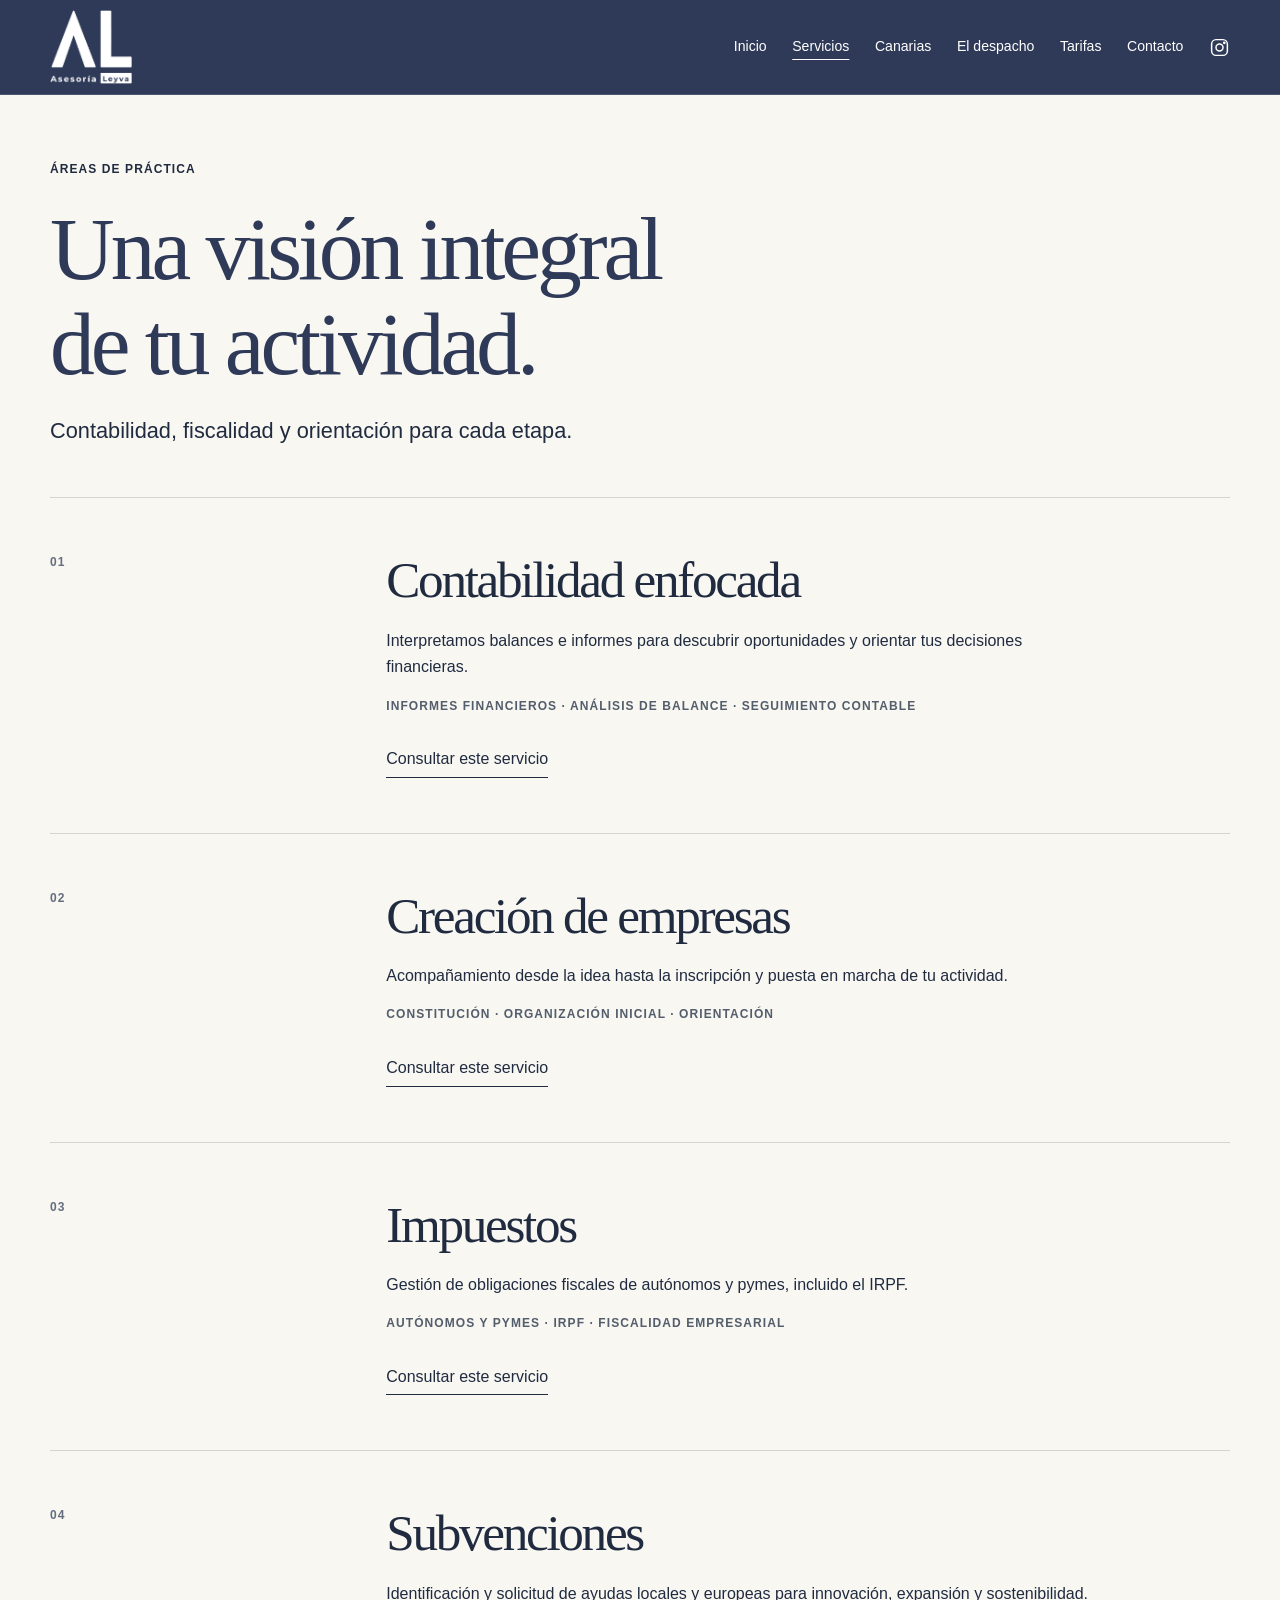
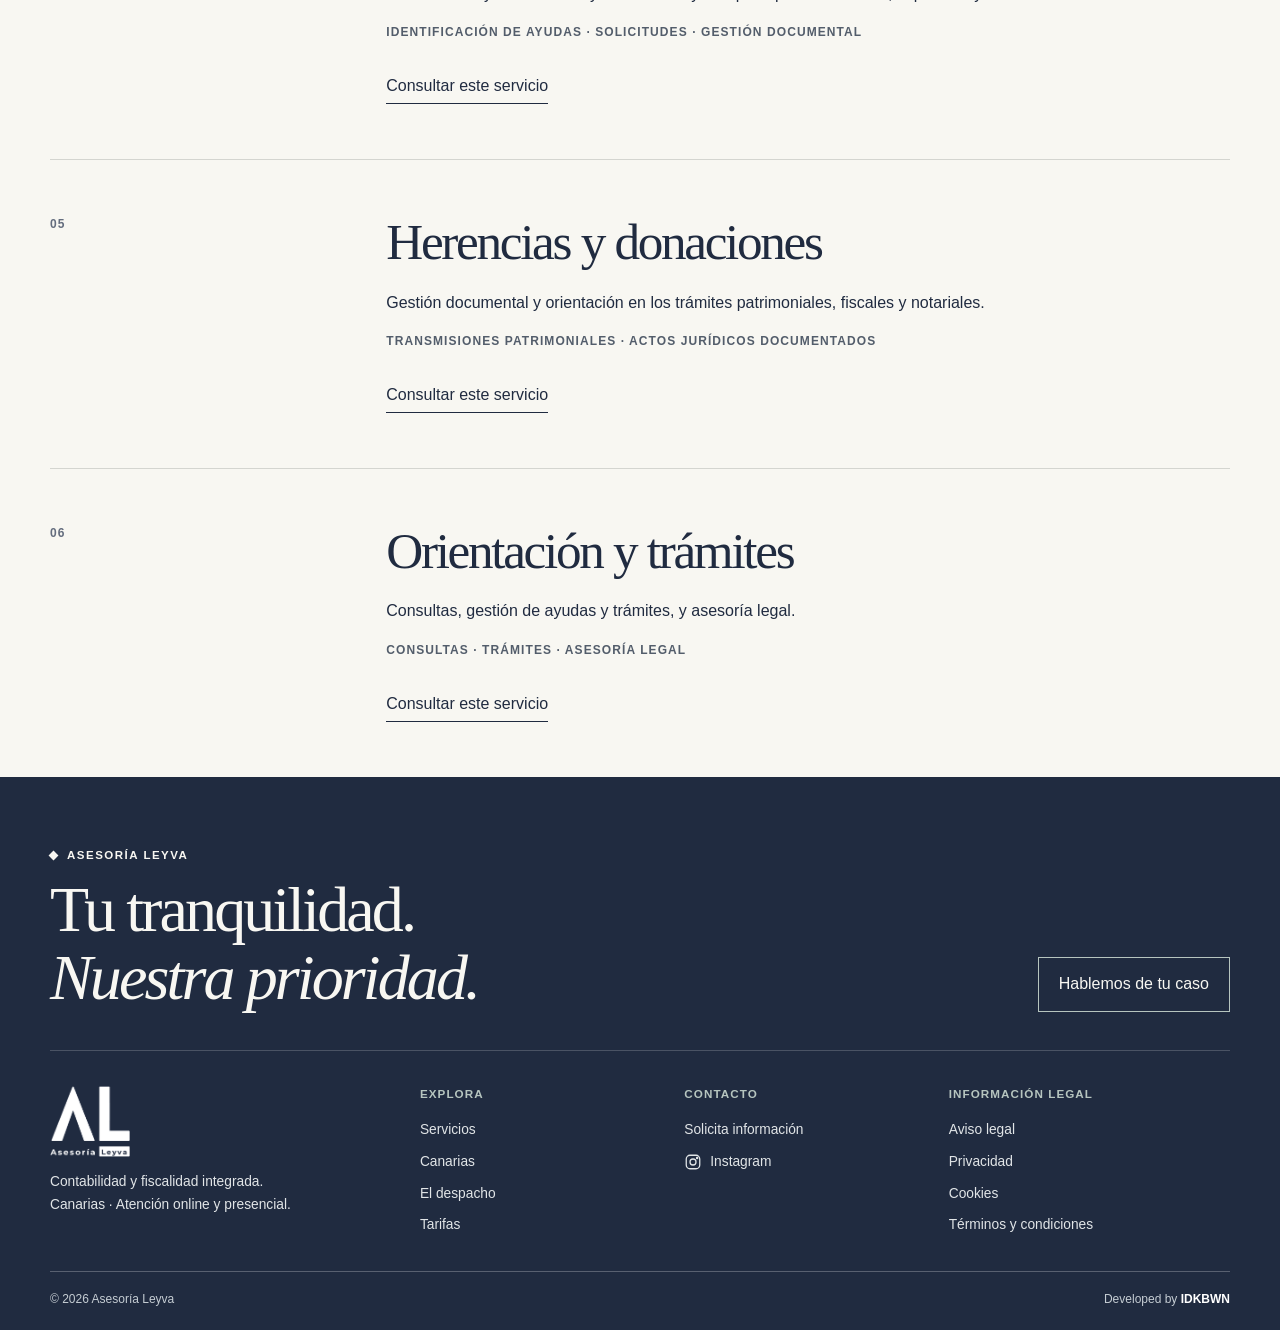
<file: servicios/index.html>
<!DOCTYPE html>

<html lang="es"><head><meta charset="utf-8"/><meta content="width=device-width,initial-scale=1" name="viewport"/><meta content="Contabilidad, creación de empresas, impuestos, subvenciones, herencias y orientación." name="description"/><title>Servicios · Asesoría Leyva</title><link href="../assets/img/favicon.png" rel="icon"/><link href="../assets/css/site.css" rel="stylesheet"/><script defer="" src="../assets/js/site.js"></script><meta content="website" property="og:type"/><meta content="es_ES" property="og:locale"/><meta content="Asesoría Leyva" property="og:site_name"/><meta content="Servicios · Asesoría Leyva" property="og:title"/><meta content="Contabilidad, creación de empresas, impuestos, subvenciones, herencias y orientación." property="og:description"/><meta content="https://idkbwn-sl.github.io/asesoria-leyva-vanilla/servicios/" property="og:url"/><meta content="https://idkbwn-sl.github.io/asesoria-leyva-vanilla/assets/img/og-leyva-v2.jpg" property="og:image"/><meta content="1200" property="og:image:width"/><meta content="630" property="og:image:height"/><meta content="image/jpeg" property="og:image:type"/><meta content="Asesoría Leyva. Contabilidad y fiscalidad integrada. Canarias." property="og:image:alt"/><meta content="summary_large_image" name="twitter:card"/><meta content="Servicios · Asesoría Leyva" name="twitter:title"/><meta content="Contabilidad, creación de empresas, impuestos, subvenciones, herencias y orientación." name="twitter:description"/><meta content="https://idkbwn-sl.github.io/asesoria-leyva-vanilla/assets/img/og-leyva-v2.jpg" name="twitter:image"/><meta content="Identidad de Asesoría Leyva en azul corporativo." name="twitter:image:alt"/><link href="https://idkbwn-sl.github.io/asesoria-leyva-vanilla/servicios/" rel="canonical"/></head><body><a class="skip" href="#main">Saltar al contenido</a><header class="site-header"><div class="shell nav"><a class="brand" href="../index.html"><img alt="Asesoría Leyva" height="98" src="../assets/img/logo.png" width="108"/></a><div class="mobile-actions"><button aria-controls="nav" aria-expanded="false" aria-label="Abrir menú" class="menu"><span></span><span></span></button></div><nav aria-label="Navegación principal" id="nav"><a href="../index.html">Inicio</a><a aria-current="page" href="../servicios/index.html">Servicios</a><a href="../canarias/index.html">Canarias</a><a href="../despacho/index.html">El despacho</a><a href="../tarifas/index.html">Tarifas</a><a class="navcontact" href="../contacto/index.html">Contacto</a><a aria-label="Instagram de Asesoría Leyva" class="instagram" href="https://www.instagram.com/asesorialeyva/" rel="noopener noreferrer" target="_blank"><svg aria-hidden="true" fill="none" stroke="currentColor" stroke-width="1.7" viewbox="0 0 24 24"><rect height="18" rx="5" width="18" x="3" y="3"></rect><circle cx="12" cy="12" r="4"></circle><circle cx="17.5" cy="6.7" fill="currentColor" r=".8"></circle></svg><span>Instagram</span></a></nav></div></header><main id="main"><section class="shell pagehead"><p class="kicker">Áreas de práctica</p><h1>Una visión integral<br/>de tu actividad.</h1><p class="intro">Contabilidad, fiscalidad y orientación para cada etapa.</p></section><div class="shell"><article class="detail" id="contabilidad"><span class="index">01</span><div><h2>Contabilidad enfocada</h2><p>Interpretamos balances e informes para descubrir oportunidades y orientar tus decisiones financieras.</p><p class="scope">Informes financieros · Análisis de balance · Seguimiento contable</p><a class="under" href="../contacto/index.html?servicio=contabilidad">Consultar este servicio</a></div></article><article class="detail" id="empresas"><span class="index">02</span><div><h2>Creación de empresas</h2><p>Acompañamiento desde la idea hasta la inscripción y puesta en marcha de tu actividad.</p><p class="scope">Constitución · Organización inicial · Orientación</p><a class="under" href="../contacto/index.html?servicio=empresas">Consultar este servicio</a></div></article><article class="detail" id="impuestos"><span class="index">03</span><div><h2>Impuestos</h2><p>Gestión de obligaciones fiscales de autónomos y pymes, incluido el IRPF.</p><p class="scope">Autónomos y pymes · IRPF · Fiscalidad empresarial</p><a class="under" href="../contacto/index.html?servicio=impuestos">Consultar este servicio</a></div></article><article class="detail" id="subvenciones"><span class="index">04</span><div><h2>Subvenciones</h2><p>Identificación y solicitud de ayudas locales y europeas para innovación, expansión y sostenibilidad.</p><p class="scope">Identificación de ayudas · Solicitudes · Gestión documental</p><a class="under" href="../contacto/index.html?servicio=subvenciones">Consultar este servicio</a></div></article><article class="detail" id="herencias"><span class="index">05</span><div><h2>Herencias y donaciones</h2><p>Gestión documental y orientación en los trámites patrimoniales, fiscales y notariales.</p><p class="scope">Transmisiones patrimoniales · Actos jurídicos documentados</p><a class="under" href="../contacto/index.html?servicio=herencias">Consultar este servicio</a></div></article><article class="detail" id="orientacion"><span class="index">06</span><div><h2>Orientación y trámites</h2><p>Consultas, gestión de ayudas y trámites, y asesoría legal.</p><p class="scope">Consultas · Trámites · Asesoría legal</p><a class="under" href="../contacto/index.html?servicio=orientacion">Consultar este servicio</a></div></article></div></main><footer class="site-footer"><div class="shell"><div class="footer-intro"><div><p class="eyeline">Asesoría Leyva</p><h2>Tu tranquilidad.<br/><i>Nuestra prioridad.</i></h2></div><a class="footer-cta" href="../contacto/index.html">Hablemos de tu caso</a></div><div class="footer-columns"><div class="footer-brand"><a href="../index.html"><img alt="Asesoría Leyva" height="80" src="../assets/img/logo.png" width="90"/></a><p>Contabilidad y fiscalidad integrada.<br/>Canarias · Atención online y presencial.</p></div><div><h3>Explora</h3><a href="../servicios/index.html">Servicios</a><a href="../canarias/index.html">Canarias</a><a href="../despacho/index.html">El despacho</a><a href="../tarifas/index.html">Tarifas</a></div><div><h3>Contacto</h3><a href="../contacto/index.html">Solicita información</a><a aria-label="Instagram de Asesoría Leyva" class="instagram" href="https://www.instagram.com/asesorialeyva/" rel="noopener noreferrer" target="_blank"><svg aria-hidden="true" fill="none" stroke="currentColor" stroke-width="1.7" viewbox="0 0 24 24"><rect height="18" rx="5" width="18" x="3" y="3"></rect><circle cx="12" cy="12" r="4"></circle><circle cx="17.5" cy="6.7" fill="currentColor" r=".8"></circle></svg><span>Instagram</span></a></div><div><h3>Información legal</h3><a href="../legal/aviso-legal.html">Aviso legal</a><a href="../legal/privacidad.html">Privacidad</a><a href="../legal/cookies.html">Cookies</a><a href="../legal/condiciones.html">Términos y condiciones</a></div></div><div class="footend"><p>© 2026 Asesoría Leyva</p><p>Developed by <a href="https://www.idkbwn.com" rel="noopener noreferrer" target="_blank">IDKBWN</a></p></div></div></footer></body></html>
</file>
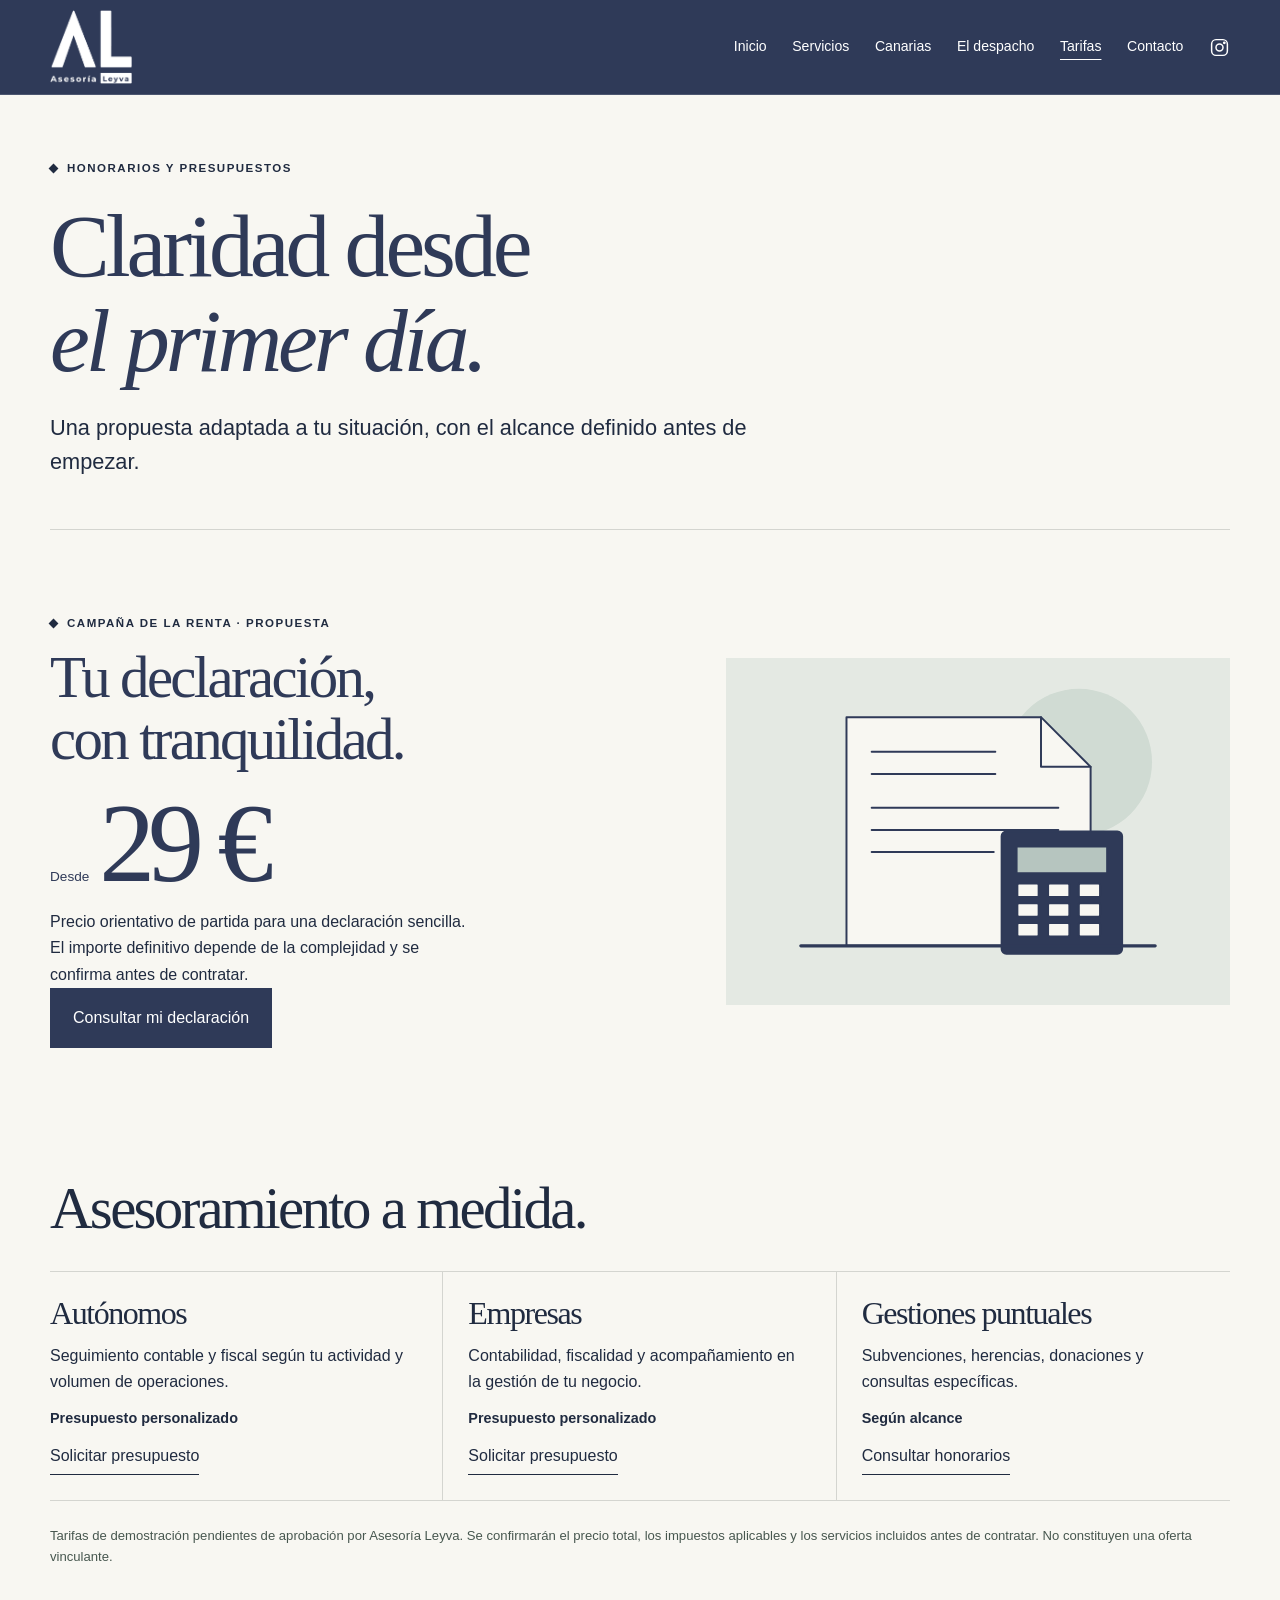
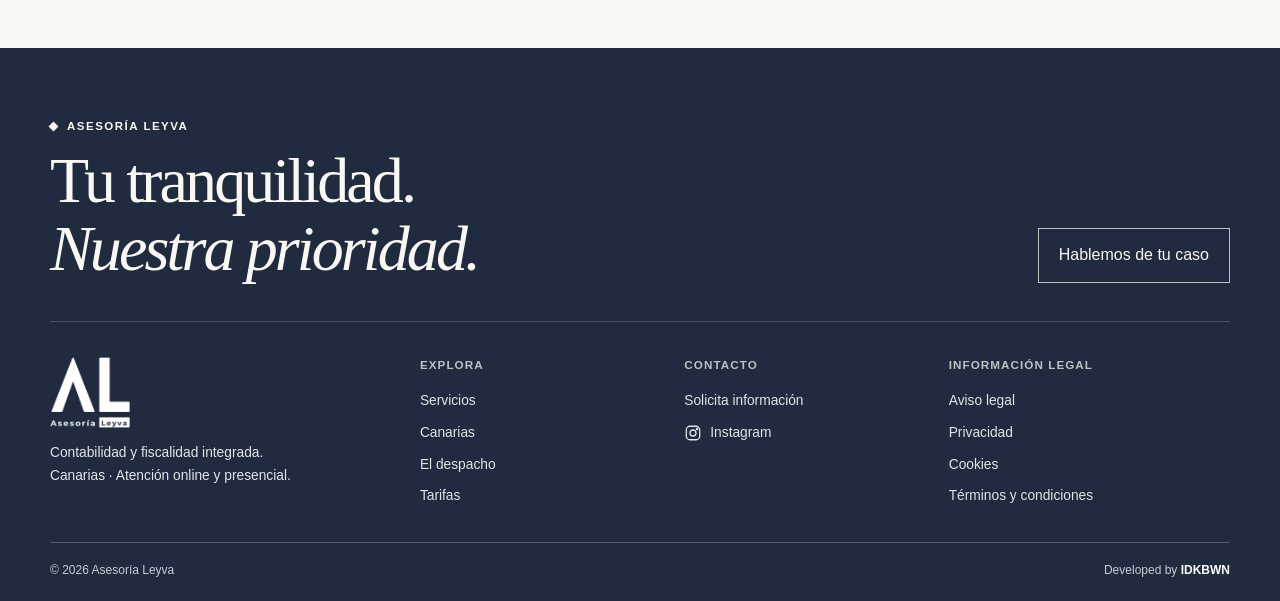
<file: tarifas/index.html>
<!DOCTYPE html>

<html lang="es"><head><meta charset="utf-8"/><meta content="width=device-width,initial-scale=1" name="viewport"/><meta content="Consulta nuestros honorarios orientativos y solicita un presupuesto adaptado a tu actividad." name="description"/><title>Tarifas · Asesoría Leyva</title><link href="../assets/img/favicon.png" rel="icon"/><link href="../assets/css/site.css" rel="stylesheet"/><script defer="" src="../assets/js/site.js"></script><meta content="website" property="og:type"/><meta content="es_ES" property="og:locale"/><meta content="Asesoría Leyva" property="og:site_name"/><meta content="Tarifas · Asesoría Leyva" property="og:title"/><meta content="Consulta nuestros honorarios orientativos y solicita un presupuesto adaptado a tu actividad." property="og:description"/><meta content="https://idkbwn-sl.github.io/asesoria-leyva-vanilla/tarifas/" property="og:url"/><meta content="https://idkbwn-sl.github.io/asesoria-leyva-vanilla/assets/img/og-leyva-v2.jpg" property="og:image"/><meta content="1200" property="og:image:width"/><meta content="630" property="og:image:height"/><meta content="image/jpeg" property="og:image:type"/><meta content="Asesoría Leyva. Contabilidad y fiscalidad integrada. Canarias." property="og:image:alt"/><meta content="summary_large_image" name="twitter:card"/><meta content="Tarifas · Asesoría Leyva" name="twitter:title"/><meta content="Consulta nuestros honorarios orientativos y solicita un presupuesto adaptado a tu actividad." name="twitter:description"/><meta content="https://idkbwn-sl.github.io/asesoria-leyva-vanilla/assets/img/og-leyva-v2.jpg" name="twitter:image"/><meta content="Identidad de Asesoría Leyva en azul corporativo." name="twitter:image:alt"/><link href="https://idkbwn-sl.github.io/asesoria-leyva-vanilla/tarifas/" rel="canonical"/></head><body><a class="skip" href="#main">Saltar al contenido</a><header class="site-header"><div class="shell nav"><a class="brand" href="../index.html"><img alt="Asesoría Leyva" height="98" src="../assets/img/logo.png" width="108"/></a><div class="mobile-actions"><button aria-controls="nav" aria-expanded="false" aria-label="Abrir menú" class="menu"><span></span><span></span></button></div><nav aria-label="Navegación principal" id="nav"><a href="../index.html">Inicio</a><a href="../servicios/index.html">Servicios</a><a href="../canarias/index.html">Canarias</a><a href="../despacho/index.html">El despacho</a><a aria-current="page" href="../tarifas/index.html">Tarifas</a><a class="navcontact" href="../contacto/index.html">Contacto</a><a aria-label="Instagram de Asesoría Leyva" class="instagram" href="https://www.instagram.com/asesorialeyva/" rel="noopener noreferrer" target="_blank"><svg aria-hidden="true" fill="none" stroke="currentColor" stroke-width="1.7" viewbox="0 0 24 24"><rect height="18" rx="5" width="18" x="3" y="3"></rect><circle cx="12" cy="12" r="4"></circle><circle cx="17.5" cy="6.7" fill="currentColor" r=".8"></circle></svg><span>Instagram</span></a></nav></div></header><main id="main"><section class="shell pagehead pricing-head"><p class="eyeline">Honorarios y presupuestos</p><h1>Claridad desde<br/><i>el primer día.</i></h1><p class="intro">Una propuesta adaptada a tu situación, con el alcance definido antes de empezar.</p></section><section class="shell rate-feature"><div><p class="eyeline">Campaña de la renta · Propuesta</p><h2>Tu declaración,<br/>con tranquilidad.</h2><div class="price"><span>Desde</span><strong>29 €</strong></div><p>Precio orientativo de partida para una declaración sencilla. El importe definitivo depende de la complejidad y se confirma antes de contratar.</p><a class="cta" href="../contacto/index.html?servicio=renta">Consultar mi declaración</a></div><img alt="Ilustración de documentos fiscales y calculadora" height="440" src="../assets/img/renta.svg" width="640"/></section><section class="shell rates"><h2>Asesoramiento a medida.</h2><div class="rate-list"><article><h3>Autónomos</h3><p>Seguimiento contable y fiscal según tu actividad y volumen de operaciones.</p><b>Presupuesto personalizado</b><a class="under" href="../contacto/index.html?servicio=contabilidad">Solicitar presupuesto</a></article><article><h3>Empresas</h3><p>Contabilidad, fiscalidad y acompañamiento en la gestión de tu negocio.</p><b>Presupuesto personalizado</b><a class="under" href="../contacto/index.html?servicio=empresas">Solicitar presupuesto</a></article><article><h3>Gestiones puntuales</h3><p>Subvenciones, herencias, donaciones y consultas específicas.</p><b>Según alcance</b><a class="under" href="../contacto/index.html?servicio=orientacion">Consultar honorarios</a></article></div><p class="rate-note">Tarifas de demostración pendientes de aprobación por Asesoría Leyva. Se confirmarán el precio total, los impuestos aplicables y los servicios incluidos antes de contratar. No constituyen una oferta vinculante.</p></section></main><footer class="site-footer"><div class="shell"><div class="footer-intro"><div><p class="eyeline">Asesoría Leyva</p><h2>Tu tranquilidad.<br/><i>Nuestra prioridad.</i></h2></div><a class="footer-cta" href="../contacto/index.html">Hablemos de tu caso</a></div><div class="footer-columns"><div class="footer-brand"><a href="../index.html"><img alt="Asesoría Leyva" height="80" src="../assets/img/logo.png" width="90"/></a><p>Contabilidad y fiscalidad integrada.<br/>Canarias · Atención online y presencial.</p></div><div><h3>Explora</h3><a href="../servicios/index.html">Servicios</a><a href="../canarias/index.html">Canarias</a><a href="../despacho/index.html">El despacho</a><a href="../tarifas/index.html">Tarifas</a></div><div><h3>Contacto</h3><a href="../contacto/index.html">Solicita información</a><a aria-label="Instagram de Asesoría Leyva" class="instagram" href="https://www.instagram.com/asesorialeyva/" rel="noopener noreferrer" target="_blank"><svg aria-hidden="true" fill="none" stroke="currentColor" stroke-width="1.7" viewbox="0 0 24 24"><rect height="18" rx="5" width="18" x="3" y="3"></rect><circle cx="12" cy="12" r="4"></circle><circle cx="17.5" cy="6.7" fill="currentColor" r=".8"></circle></svg><span>Instagram</span></a></div><div><h3>Información legal</h3><a href="../legal/aviso-legal.html">Aviso legal</a><a href="../legal/privacidad.html">Privacidad</a><a href="../legal/cookies.html">Cookies</a><a href="../legal/condiciones.html">Términos y condiciones</a></div></div><div class="footend"><p>© 2026 Asesoría Leyva</p><p>Developed by <a href="https://www.idkbwn.com" rel="noopener noreferrer" target="_blank">IDKBWN</a></p></div></div></footer></body></html>
</file>
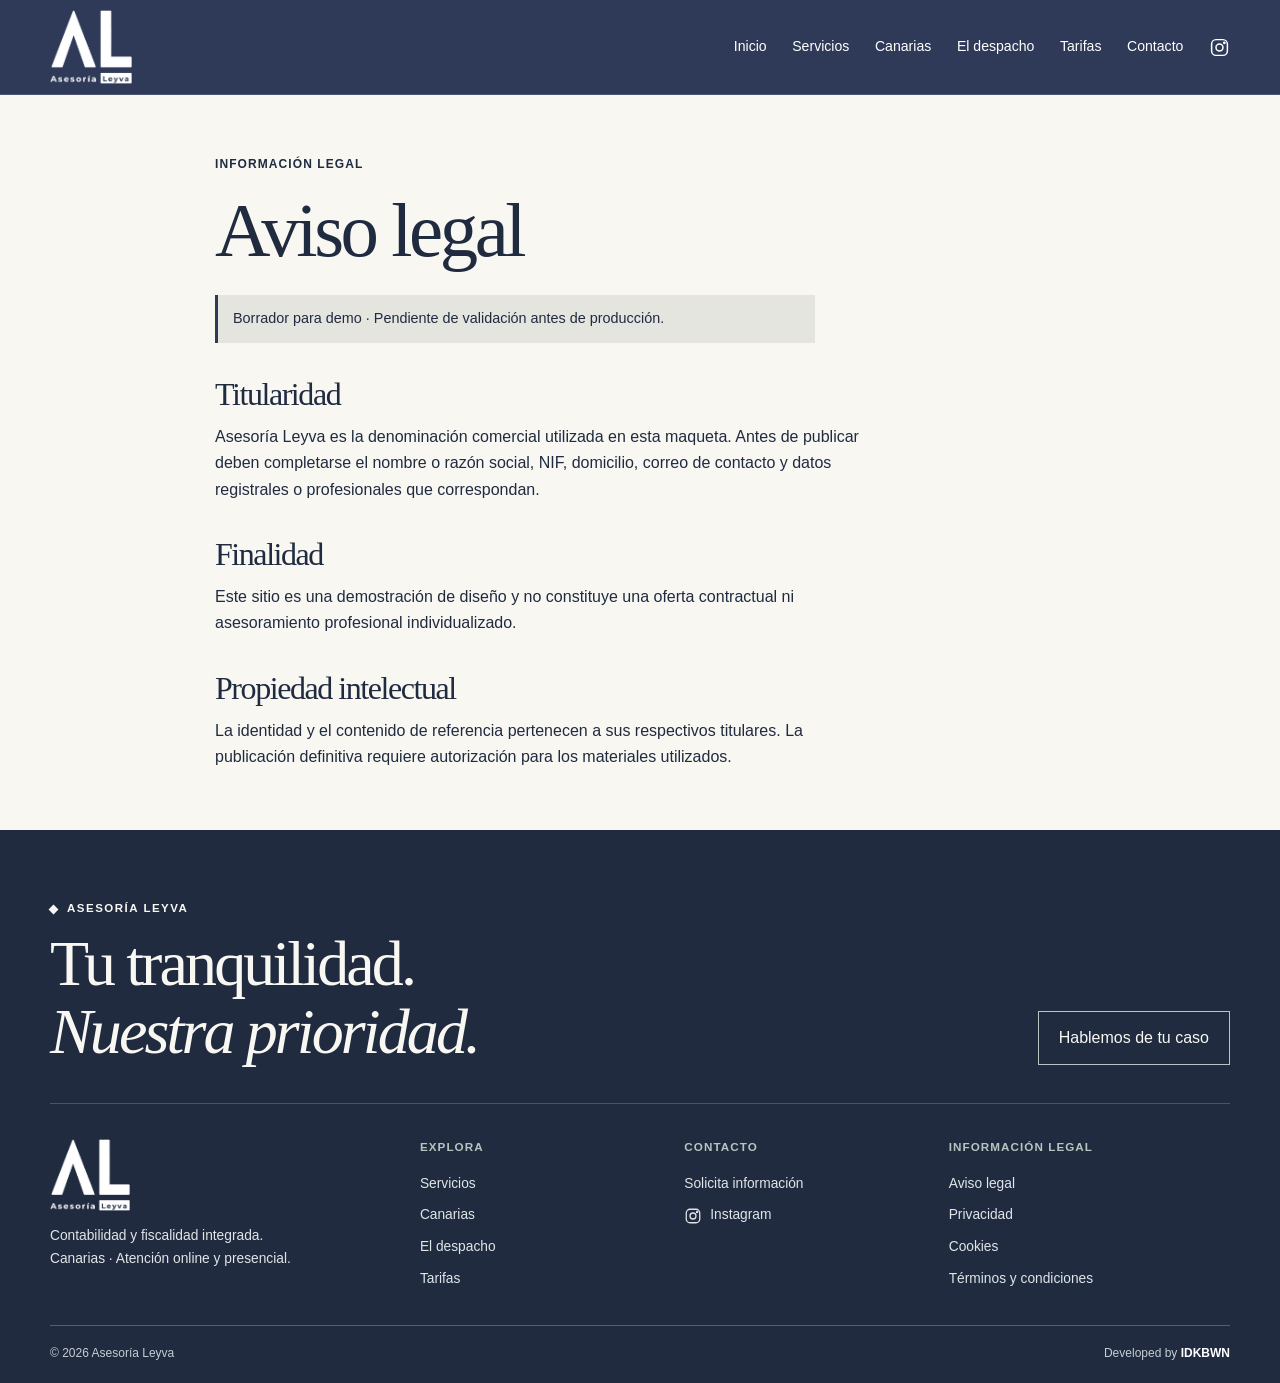
<file: legal/aviso-legal.html>
<!DOCTYPE html>

<html lang="es"><head><meta charset="utf-8"/><meta content="width=device-width,initial-scale=1" name="viewport"/><meta content="Asesoría Leyva. Contabilidad y fiscalidad integrada en Canarias." name="description"/><title>Aviso legal · Asesoría Leyva</title><link href="../assets/img/favicon.png" rel="icon"/><link href="../assets/css/site.css" rel="stylesheet"/><script defer="" src="../assets/js/site.js"></script><meta content="website" property="og:type"/><meta content="es_ES" property="og:locale"/><meta content="Asesoría Leyva" property="og:site_name"/><meta content="Aviso legal · Asesoría Leyva" property="og:title"/><meta content="Asesoría Leyva. Contabilidad y fiscalidad integrada en Canarias." property="og:description"/><meta content="https://idkbwn-sl.github.io/asesoria-leyva-vanilla/legal/aviso-legal.html" property="og:url"/><meta content="https://idkbwn-sl.github.io/asesoria-leyva-vanilla/assets/img/og-leyva-v2.jpg" property="og:image"/><meta content="1200" property="og:image:width"/><meta content="630" property="og:image:height"/><meta content="image/jpeg" property="og:image:type"/><meta content="Asesoría Leyva. Contabilidad y fiscalidad integrada. Canarias." property="og:image:alt"/><meta content="summary_large_image" name="twitter:card"/><meta content="Aviso legal · Asesoría Leyva" name="twitter:title"/><meta content="Asesoría Leyva. Contabilidad y fiscalidad integrada en Canarias." name="twitter:description"/><meta content="https://idkbwn-sl.github.io/asesoria-leyva-vanilla/assets/img/og-leyva-v2.jpg" name="twitter:image"/><meta content="Identidad de Asesoría Leyva en azul corporativo." name="twitter:image:alt"/><link href="https://idkbwn-sl.github.io/asesoria-leyva-vanilla/legal/aviso-legal.html" rel="canonical"/></head><body><a class="skip" href="#main">Saltar al contenido</a><header class="site-header"><div class="shell nav"><a class="brand" href="../index.html"><img alt="Asesoría Leyva" height="98" src="../assets/img/logo.png" width="108"/></a><div class="mobile-actions"><button aria-controls="nav" aria-expanded="false" aria-label="Abrir menú" class="menu"><span></span><span></span></button></div><nav aria-label="Navegación principal" id="nav"><a href="../index.html">Inicio</a><a href="../servicios/index.html">Servicios</a><a href="../canarias/index.html">Canarias</a><a href="../despacho/index.html">El despacho</a><a href="../tarifas/index.html">Tarifas</a><a class="navcontact" href="../contacto/index.html">Contacto</a><a aria-label="Instagram de Asesoría Leyva" class="instagram" href="https://www.instagram.com/asesorialeyva/" rel="noopener noreferrer" target="_blank"><svg aria-hidden="true" fill="none" stroke="currentColor" stroke-width="1.7" viewbox="0 0 24 24"><rect height="18" rx="5" width="18" x="3" y="3"></rect><circle cx="12" cy="12" r="4"></circle><circle cx="17.5" cy="6.7" fill="currentColor" r=".8"></circle></svg><span>Instagram</span></a></nav></div></header><main id="main"><section class="shell legal"><p class="kicker">Información legal</p><h1>Aviso legal</h1><p class="demo">Borrador para demo · Pendiente de validación antes de producción.</p><h2>Titularidad</h2><p>Asesoría Leyva es la denominación comercial utilizada en esta maqueta. Antes de publicar deben completarse el nombre o razón social, NIF, domicilio, correo de contacto y datos registrales o profesionales que correspondan.</p><h2>Finalidad</h2><p>Este sitio es una demostración de diseño y no constituye una oferta contractual ni asesoramiento profesional individualizado.</p><h2>Propiedad intelectual</h2><p>La identidad y el contenido de referencia pertenecen a sus respectivos titulares. La publicación definitiva requiere autorización para los materiales utilizados.</p></section></main><footer class="site-footer"><div class="shell"><div class="footer-intro"><div><p class="eyeline">Asesoría Leyva</p><h2>Tu tranquilidad.<br/><i>Nuestra prioridad.</i></h2></div><a class="footer-cta" href="../contacto/index.html">Hablemos de tu caso</a></div><div class="footer-columns"><div class="footer-brand"><a href="../index.html"><img alt="Asesoría Leyva" height="80" src="../assets/img/logo.png" width="90"/></a><p>Contabilidad y fiscalidad integrada.<br/>Canarias · Atención online y presencial.</p></div><div><h3>Explora</h3><a href="../servicios/index.html">Servicios</a><a href="../canarias/index.html">Canarias</a><a href="../despacho/index.html">El despacho</a><a href="../tarifas/index.html">Tarifas</a></div><div><h3>Contacto</h3><a href="../contacto/index.html">Solicita información</a><a aria-label="Instagram de Asesoría Leyva" class="instagram" href="https://www.instagram.com/asesorialeyva/" rel="noopener noreferrer" target="_blank"><svg aria-hidden="true" fill="none" stroke="currentColor" stroke-width="1.7" viewbox="0 0 24 24"><rect height="18" rx="5" width="18" x="3" y="3"></rect><circle cx="12" cy="12" r="4"></circle><circle cx="17.5" cy="6.7" fill="currentColor" r=".8"></circle></svg><span>Instagram</span></a></div><div><h3>Información legal</h3><a href="../legal/aviso-legal.html">Aviso legal</a><a href="../legal/privacidad.html">Privacidad</a><a href="../legal/cookies.html">Cookies</a><a href="../legal/condiciones.html">Términos y condiciones</a></div></div><div class="footend"><p>© 2026 Asesoría Leyva</p><p>Developed by <a href="https://www.idkbwn.com" rel="noopener noreferrer" target="_blank">IDKBWN</a></p></div></div></footer></body></html>
</file>
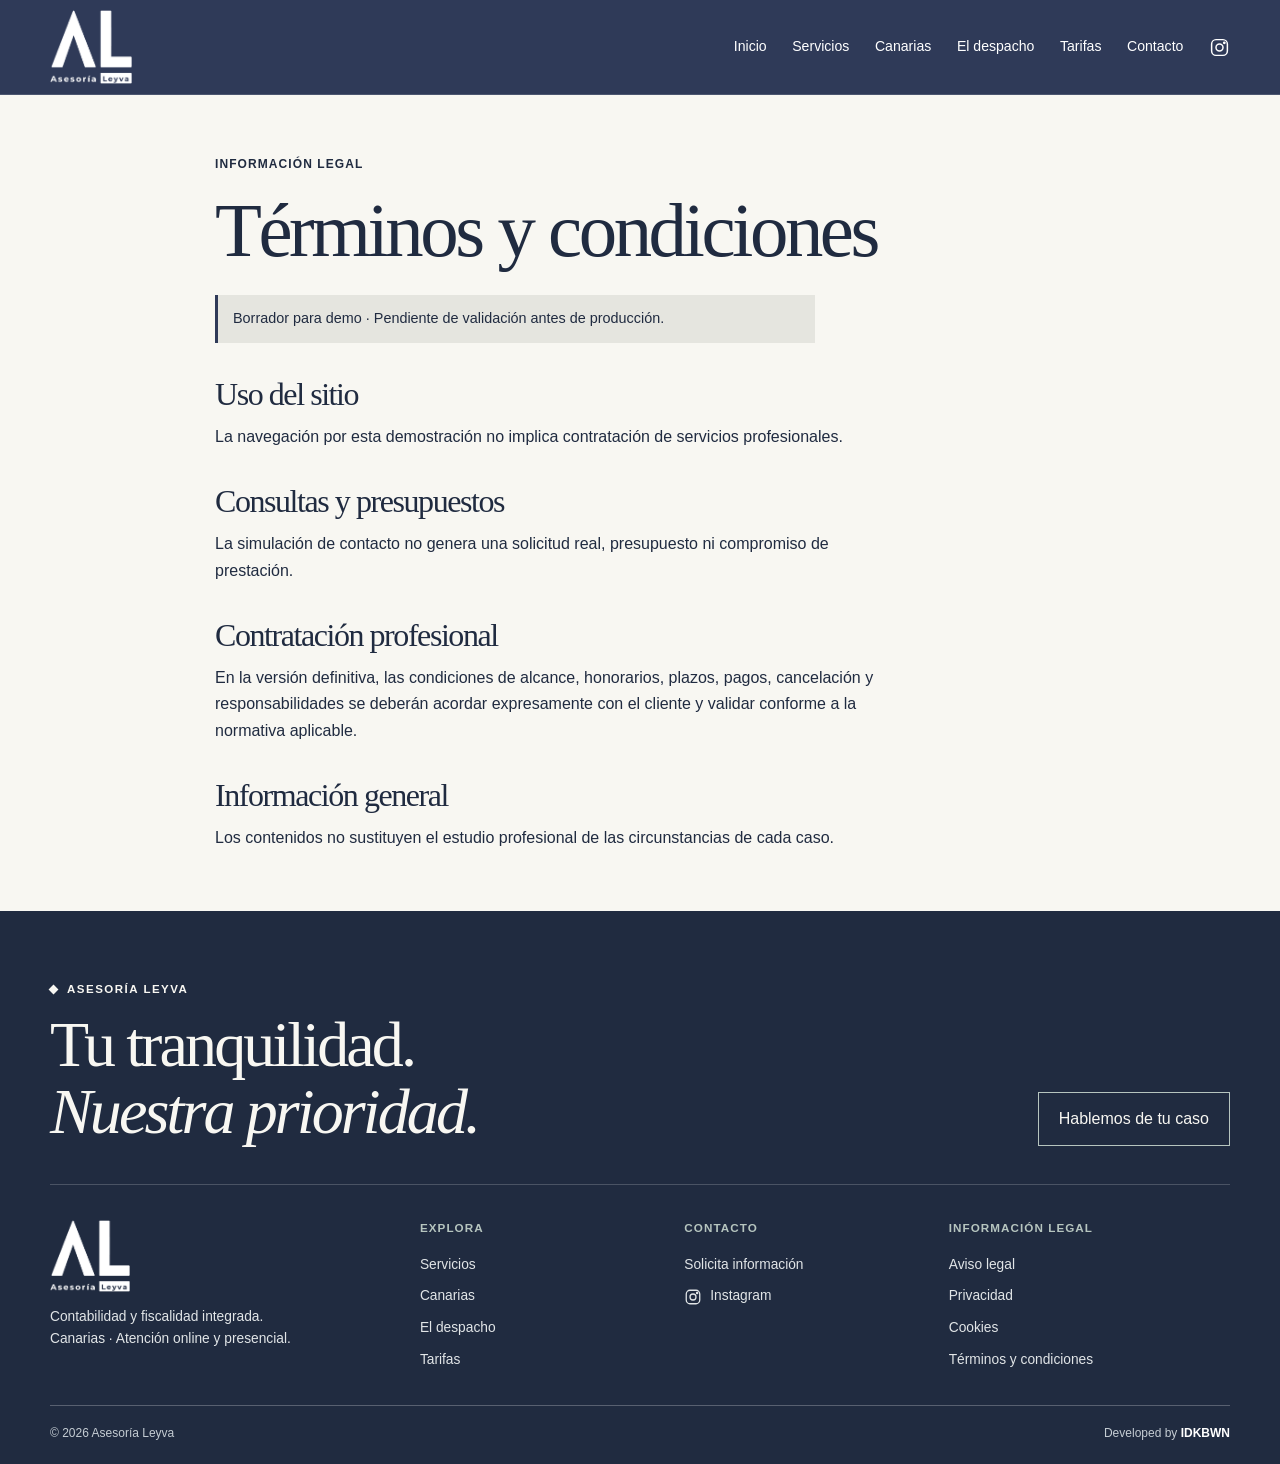
<file: legal/condiciones.html>
<!DOCTYPE html>

<html lang="es"><head><meta charset="utf-8"/><meta content="width=device-width,initial-scale=1" name="viewport"/><meta content="Asesoría Leyva. Contabilidad y fiscalidad integrada en Canarias." name="description"/><title>Términos y condiciones · Asesoría Leyva</title><link href="../assets/img/favicon.png" rel="icon"/><link href="../assets/css/site.css" rel="stylesheet"/><script defer="" src="../assets/js/site.js"></script><meta content="website" property="og:type"/><meta content="es_ES" property="og:locale"/><meta content="Asesoría Leyva" property="og:site_name"/><meta content="Términos y condiciones · Asesoría Leyva" property="og:title"/><meta content="Asesoría Leyva. Contabilidad y fiscalidad integrada en Canarias." property="og:description"/><meta content="https://idkbwn-sl.github.io/asesoria-leyva-vanilla/legal/condiciones.html" property="og:url"/><meta content="https://idkbwn-sl.github.io/asesoria-leyva-vanilla/assets/img/og-leyva-v2.jpg" property="og:image"/><meta content="1200" property="og:image:width"/><meta content="630" property="og:image:height"/><meta content="image/jpeg" property="og:image:type"/><meta content="Asesoría Leyva. Contabilidad y fiscalidad integrada. Canarias." property="og:image:alt"/><meta content="summary_large_image" name="twitter:card"/><meta content="Términos y condiciones · Asesoría Leyva" name="twitter:title"/><meta content="Asesoría Leyva. Contabilidad y fiscalidad integrada en Canarias." name="twitter:description"/><meta content="https://idkbwn-sl.github.io/asesoria-leyva-vanilla/assets/img/og-leyva-v2.jpg" name="twitter:image"/><meta content="Identidad de Asesoría Leyva en azul corporativo." name="twitter:image:alt"/><link href="https://idkbwn-sl.github.io/asesoria-leyva-vanilla/legal/condiciones.html" rel="canonical"/></head><body><a class="skip" href="#main">Saltar al contenido</a><header class="site-header"><div class="shell nav"><a class="brand" href="../index.html"><img alt="Asesoría Leyva" height="98" src="../assets/img/logo.png" width="108"/></a><div class="mobile-actions"><button aria-controls="nav" aria-expanded="false" aria-label="Abrir menú" class="menu"><span></span><span></span></button></div><nav aria-label="Navegación principal" id="nav"><a href="../index.html">Inicio</a><a href="../servicios/index.html">Servicios</a><a href="../canarias/index.html">Canarias</a><a href="../despacho/index.html">El despacho</a><a href="../tarifas/index.html">Tarifas</a><a class="navcontact" href="../contacto/index.html">Contacto</a><a aria-label="Instagram de Asesoría Leyva" class="instagram" href="https://www.instagram.com/asesorialeyva/" rel="noopener noreferrer" target="_blank"><svg aria-hidden="true" fill="none" stroke="currentColor" stroke-width="1.7" viewbox="0 0 24 24"><rect height="18" rx="5" width="18" x="3" y="3"></rect><circle cx="12" cy="12" r="4"></circle><circle cx="17.5" cy="6.7" fill="currentColor" r=".8"></circle></svg><span>Instagram</span></a></nav></div></header><main id="main"><section class="shell legal"><p class="kicker">Información legal</p><h1>Términos y condiciones</h1><p class="demo">Borrador para demo · Pendiente de validación antes de producción.</p><h2>Uso del sitio</h2><p>La navegación por esta demostración no implica contratación de servicios profesionales.</p><h2>Consultas y presupuestos</h2><p>La simulación de contacto no genera una solicitud real, presupuesto ni compromiso de prestación.</p><h2>Contratación profesional</h2><p>En la versión definitiva, las condiciones de alcance, honorarios, plazos, pagos, cancelación y responsabilidades se deberán acordar expresamente con el cliente y validar conforme a la normativa aplicable.</p><h2>Información general</h2><p>Los contenidos no sustituyen el estudio profesional de las circunstancias de cada caso.</p></section></main><footer class="site-footer"><div class="shell"><div class="footer-intro"><div><p class="eyeline">Asesoría Leyva</p><h2>Tu tranquilidad.<br/><i>Nuestra prioridad.</i></h2></div><a class="footer-cta" href="../contacto/index.html">Hablemos de tu caso</a></div><div class="footer-columns"><div class="footer-brand"><a href="../index.html"><img alt="Asesoría Leyva" height="80" src="../assets/img/logo.png" width="90"/></a><p>Contabilidad y fiscalidad integrada.<br/>Canarias · Atención online y presencial.</p></div><div><h3>Explora</h3><a href="../servicios/index.html">Servicios</a><a href="../canarias/index.html">Canarias</a><a href="../despacho/index.html">El despacho</a><a href="../tarifas/index.html">Tarifas</a></div><div><h3>Contacto</h3><a href="../contacto/index.html">Solicita información</a><a aria-label="Instagram de Asesoría Leyva" class="instagram" href="https://www.instagram.com/asesorialeyva/" rel="noopener noreferrer" target="_blank"><svg aria-hidden="true" fill="none" stroke="currentColor" stroke-width="1.7" viewbox="0 0 24 24"><rect height="18" rx="5" width="18" x="3" y="3"></rect><circle cx="12" cy="12" r="4"></circle><circle cx="17.5" cy="6.7" fill="currentColor" r=".8"></circle></svg><span>Instagram</span></a></div><div><h3>Información legal</h3><a href="../legal/aviso-legal.html">Aviso legal</a><a href="../legal/privacidad.html">Privacidad</a><a href="../legal/cookies.html">Cookies</a><a href="../legal/condiciones.html">Términos y condiciones</a></div></div><div class="footend"><p>© 2026 Asesoría Leyva</p><p>Developed by <a href="https://www.idkbwn.com" rel="noopener noreferrer" target="_blank">IDKBWN</a></p></div></div></footer></body></html>
</file>
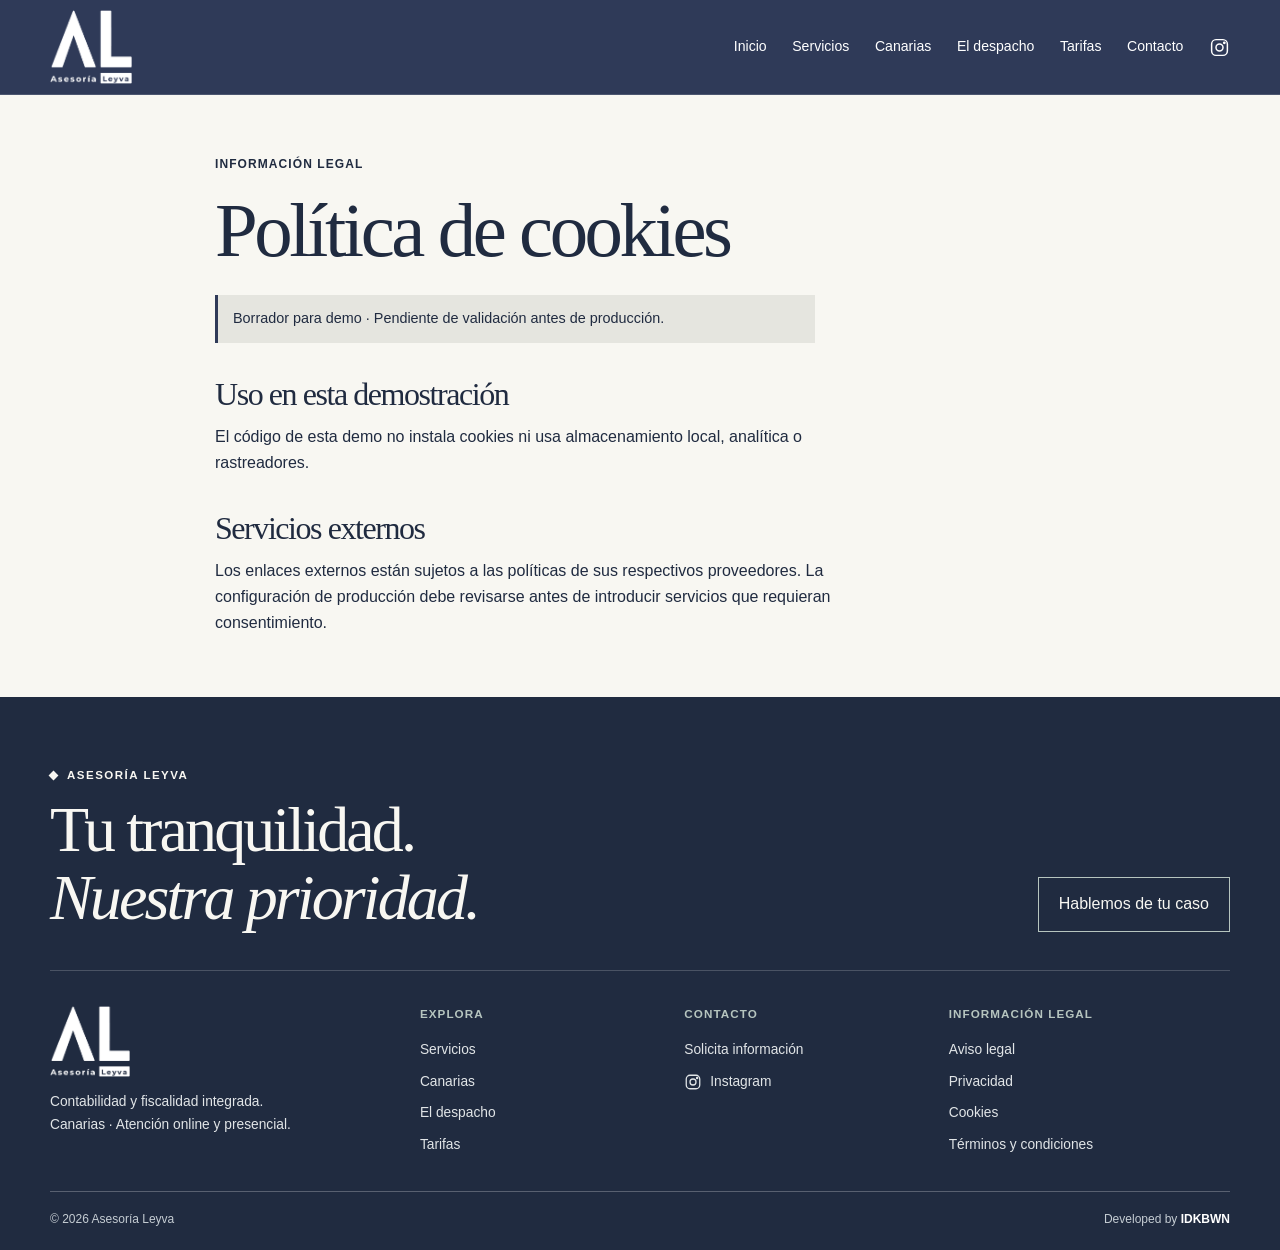
<file: legal/cookies.html>
<!DOCTYPE html>

<html lang="es"><head><meta charset="utf-8"/><meta content="width=device-width,initial-scale=1" name="viewport"/><meta content="Asesoría Leyva. Contabilidad y fiscalidad integrada en Canarias." name="description"/><title>Política de cookies · Asesoría Leyva</title><link href="../assets/img/favicon.png" rel="icon"/><link href="../assets/css/site.css" rel="stylesheet"/><script defer="" src="../assets/js/site.js"></script><meta content="website" property="og:type"/><meta content="es_ES" property="og:locale"/><meta content="Asesoría Leyva" property="og:site_name"/><meta content="Política de cookies · Asesoría Leyva" property="og:title"/><meta content="Asesoría Leyva. Contabilidad y fiscalidad integrada en Canarias." property="og:description"/><meta content="https://idkbwn-sl.github.io/asesoria-leyva-vanilla/legal/cookies.html" property="og:url"/><meta content="https://idkbwn-sl.github.io/asesoria-leyva-vanilla/assets/img/og-leyva-v2.jpg" property="og:image"/><meta content="1200" property="og:image:width"/><meta content="630" property="og:image:height"/><meta content="image/jpeg" property="og:image:type"/><meta content="Asesoría Leyva. Contabilidad y fiscalidad integrada. Canarias." property="og:image:alt"/><meta content="summary_large_image" name="twitter:card"/><meta content="Política de cookies · Asesoría Leyva" name="twitter:title"/><meta content="Asesoría Leyva. Contabilidad y fiscalidad integrada en Canarias." name="twitter:description"/><meta content="https://idkbwn-sl.github.io/asesoria-leyva-vanilla/assets/img/og-leyva-v2.jpg" name="twitter:image"/><meta content="Identidad de Asesoría Leyva en azul corporativo." name="twitter:image:alt"/><link href="https://idkbwn-sl.github.io/asesoria-leyva-vanilla/legal/cookies.html" rel="canonical"/></head><body><a class="skip" href="#main">Saltar al contenido</a><header class="site-header"><div class="shell nav"><a class="brand" href="../index.html"><img alt="Asesoría Leyva" height="98" src="../assets/img/logo.png" width="108"/></a><div class="mobile-actions"><button aria-controls="nav" aria-expanded="false" aria-label="Abrir menú" class="menu"><span></span><span></span></button></div><nav aria-label="Navegación principal" id="nav"><a href="../index.html">Inicio</a><a href="../servicios/index.html">Servicios</a><a href="../canarias/index.html">Canarias</a><a href="../despacho/index.html">El despacho</a><a href="../tarifas/index.html">Tarifas</a><a class="navcontact" href="../contacto/index.html">Contacto</a><a aria-label="Instagram de Asesoría Leyva" class="instagram" href="https://www.instagram.com/asesorialeyva/" rel="noopener noreferrer" target="_blank"><svg aria-hidden="true" fill="none" stroke="currentColor" stroke-width="1.7" viewbox="0 0 24 24"><rect height="18" rx="5" width="18" x="3" y="3"></rect><circle cx="12" cy="12" r="4"></circle><circle cx="17.5" cy="6.7" fill="currentColor" r=".8"></circle></svg><span>Instagram</span></a></nav></div></header><main id="main"><section class="shell legal"><p class="kicker">Información legal</p><h1>Política de cookies</h1><p class="demo">Borrador para demo · Pendiente de validación antes de producción.</p><h2>Uso en esta demostración</h2><p>El código de esta demo no instala cookies ni usa almacenamiento local, analítica o rastreadores.</p><h2>Servicios externos</h2><p>Los enlaces externos están sujetos a las políticas de sus respectivos proveedores. La configuración de producción debe revisarse antes de introducir servicios que requieran consentimiento.</p></section></main><footer class="site-footer"><div class="shell"><div class="footer-intro"><div><p class="eyeline">Asesoría Leyva</p><h2>Tu tranquilidad.<br/><i>Nuestra prioridad.</i></h2></div><a class="footer-cta" href="../contacto/index.html">Hablemos de tu caso</a></div><div class="footer-columns"><div class="footer-brand"><a href="../index.html"><img alt="Asesoría Leyva" height="80" src="../assets/img/logo.png" width="90"/></a><p>Contabilidad y fiscalidad integrada.<br/>Canarias · Atención online y presencial.</p></div><div><h3>Explora</h3><a href="../servicios/index.html">Servicios</a><a href="../canarias/index.html">Canarias</a><a href="../despacho/index.html">El despacho</a><a href="../tarifas/index.html">Tarifas</a></div><div><h3>Contacto</h3><a href="../contacto/index.html">Solicita información</a><a aria-label="Instagram de Asesoría Leyva" class="instagram" href="https://www.instagram.com/asesorialeyva/" rel="noopener noreferrer" target="_blank"><svg aria-hidden="true" fill="none" stroke="currentColor" stroke-width="1.7" viewbox="0 0 24 24"><rect height="18" rx="5" width="18" x="3" y="3"></rect><circle cx="12" cy="12" r="4"></circle><circle cx="17.5" cy="6.7" fill="currentColor" r=".8"></circle></svg><span>Instagram</span></a></div><div><h3>Información legal</h3><a href="../legal/aviso-legal.html">Aviso legal</a><a href="../legal/privacidad.html">Privacidad</a><a href="../legal/cookies.html">Cookies</a><a href="../legal/condiciones.html">Términos y condiciones</a></div></div><div class="footend"><p>© 2026 Asesoría Leyva</p><p>Developed by <a href="https://www.idkbwn.com" rel="noopener noreferrer" target="_blank">IDKBWN</a></p></div></div></footer></body></html>
</file>
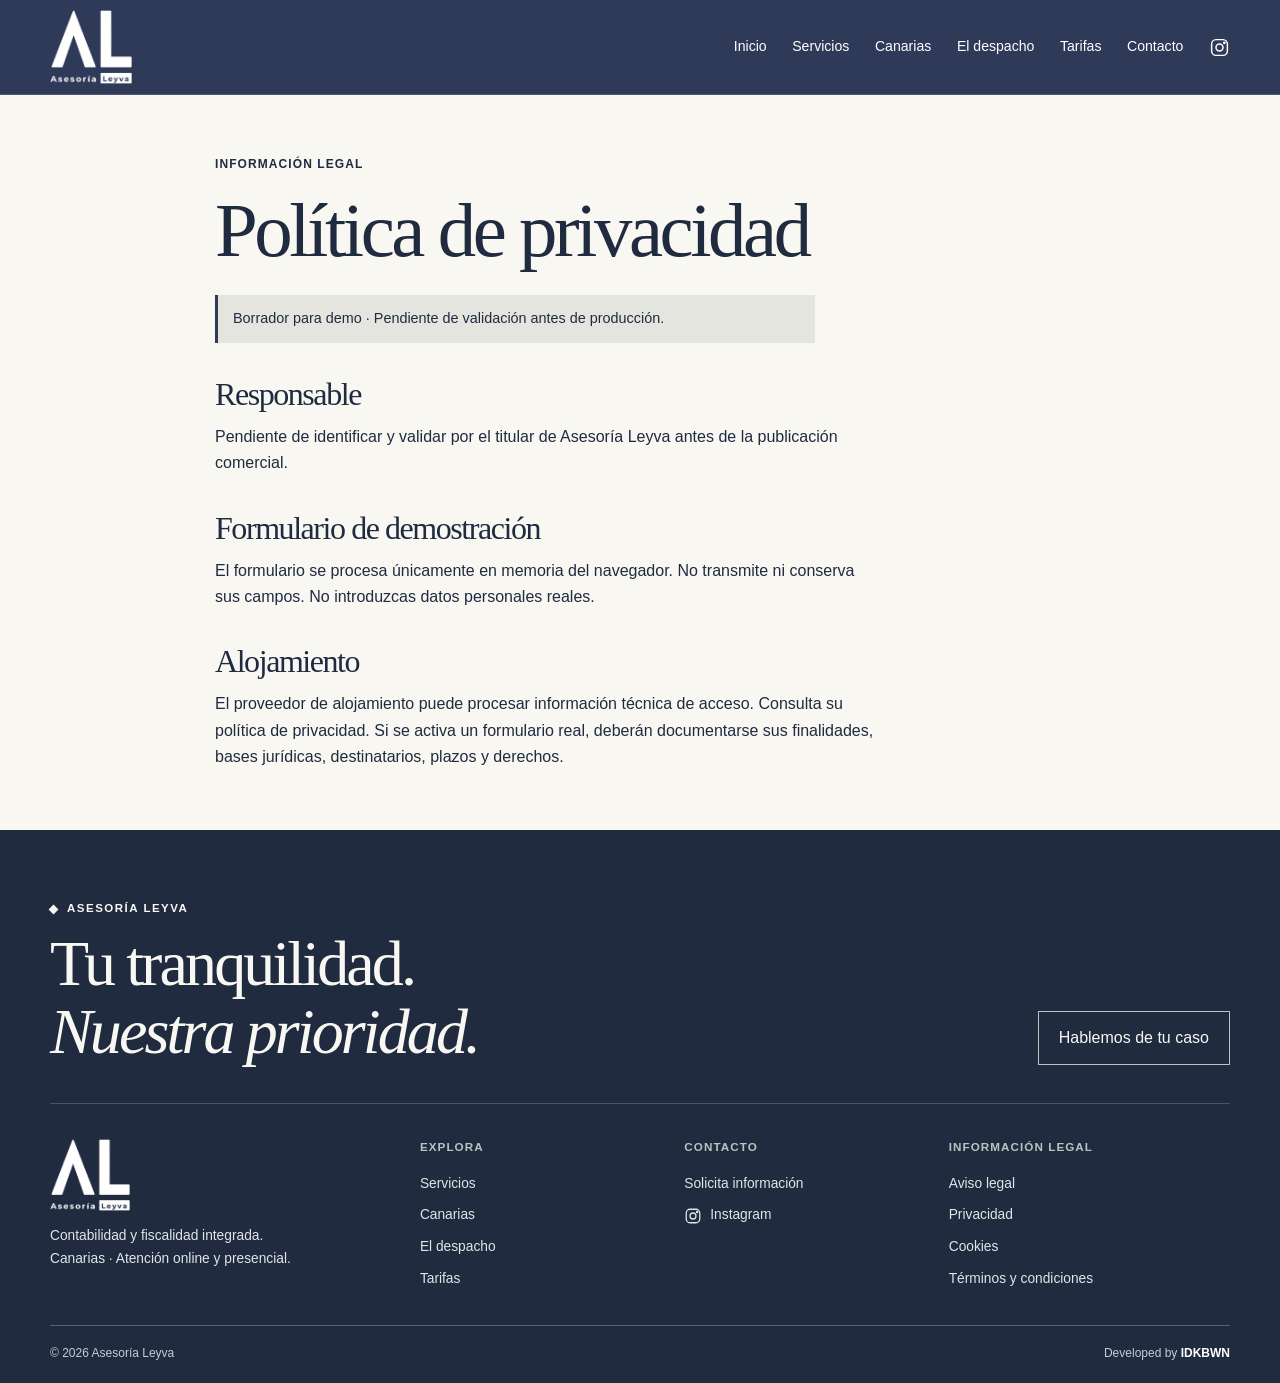
<file: legal/privacidad.html>
<!DOCTYPE html>

<html lang="es"><head><meta charset="utf-8"/><meta content="width=device-width,initial-scale=1" name="viewport"/><meta content="Asesoría Leyva. Contabilidad y fiscalidad integrada en Canarias." name="description"/><title>Política de privacidad · Asesoría Leyva</title><link href="../assets/img/favicon.png" rel="icon"/><link href="../assets/css/site.css" rel="stylesheet"/><script defer="" src="../assets/js/site.js"></script><meta content="website" property="og:type"/><meta content="es_ES" property="og:locale"/><meta content="Asesoría Leyva" property="og:site_name"/><meta content="Política de privacidad · Asesoría Leyva" property="og:title"/><meta content="Asesoría Leyva. Contabilidad y fiscalidad integrada en Canarias." property="og:description"/><meta content="https://idkbwn-sl.github.io/asesoria-leyva-vanilla/legal/privacidad.html" property="og:url"/><meta content="https://idkbwn-sl.github.io/asesoria-leyva-vanilla/assets/img/og-leyva-v2.jpg" property="og:image"/><meta content="1200" property="og:image:width"/><meta content="630" property="og:image:height"/><meta content="image/jpeg" property="og:image:type"/><meta content="Asesoría Leyva. Contabilidad y fiscalidad integrada. Canarias." property="og:image:alt"/><meta content="summary_large_image" name="twitter:card"/><meta content="Política de privacidad · Asesoría Leyva" name="twitter:title"/><meta content="Asesoría Leyva. Contabilidad y fiscalidad integrada en Canarias." name="twitter:description"/><meta content="https://idkbwn-sl.github.io/asesoria-leyva-vanilla/assets/img/og-leyva-v2.jpg" name="twitter:image"/><meta content="Identidad de Asesoría Leyva en azul corporativo." name="twitter:image:alt"/><link href="https://idkbwn-sl.github.io/asesoria-leyva-vanilla/legal/privacidad.html" rel="canonical"/></head><body><a class="skip" href="#main">Saltar al contenido</a><header class="site-header"><div class="shell nav"><a class="brand" href="../index.html"><img alt="Asesoría Leyva" height="98" src="../assets/img/logo.png" width="108"/></a><div class="mobile-actions"><button aria-controls="nav" aria-expanded="false" aria-label="Abrir menú" class="menu"><span></span><span></span></button></div><nav aria-label="Navegación principal" id="nav"><a href="../index.html">Inicio</a><a href="../servicios/index.html">Servicios</a><a href="../canarias/index.html">Canarias</a><a href="../despacho/index.html">El despacho</a><a href="../tarifas/index.html">Tarifas</a><a class="navcontact" href="../contacto/index.html">Contacto</a><a aria-label="Instagram de Asesoría Leyva" class="instagram" href="https://www.instagram.com/asesorialeyva/" rel="noopener noreferrer" target="_blank"><svg aria-hidden="true" fill="none" stroke="currentColor" stroke-width="1.7" viewbox="0 0 24 24"><rect height="18" rx="5" width="18" x="3" y="3"></rect><circle cx="12" cy="12" r="4"></circle><circle cx="17.5" cy="6.7" fill="currentColor" r=".8"></circle></svg><span>Instagram</span></a></nav></div></header><main id="main"><section class="shell legal"><p class="kicker">Información legal</p><h1>Política de privacidad</h1><p class="demo">Borrador para demo · Pendiente de validación antes de producción.</p><h2>Responsable</h2><p>Pendiente de identificar y validar por el titular de Asesoría Leyva antes de la publicación comercial.</p><h2>Formulario de demostración</h2><p>El formulario se procesa únicamente en memoria del navegador. No transmite ni conserva sus campos. No introduzcas datos personales reales.</p><h2>Alojamiento</h2><p>El proveedor de alojamiento puede procesar información técnica de acceso. Consulta su política de privacidad. Si se activa un formulario real, deberán documentarse sus finalidades, bases jurídicas, destinatarios, plazos y derechos.</p></section></main><footer class="site-footer"><div class="shell"><div class="footer-intro"><div><p class="eyeline">Asesoría Leyva</p><h2>Tu tranquilidad.<br/><i>Nuestra prioridad.</i></h2></div><a class="footer-cta" href="../contacto/index.html">Hablemos de tu caso</a></div><div class="footer-columns"><div class="footer-brand"><a href="../index.html"><img alt="Asesoría Leyva" height="80" src="../assets/img/logo.png" width="90"/></a><p>Contabilidad y fiscalidad integrada.<br/>Canarias · Atención online y presencial.</p></div><div><h3>Explora</h3><a href="../servicios/index.html">Servicios</a><a href="../canarias/index.html">Canarias</a><a href="../despacho/index.html">El despacho</a><a href="../tarifas/index.html">Tarifas</a></div><div><h3>Contacto</h3><a href="../contacto/index.html">Solicita información</a><a aria-label="Instagram de Asesoría Leyva" class="instagram" href="https://www.instagram.com/asesorialeyva/" rel="noopener noreferrer" target="_blank"><svg aria-hidden="true" fill="none" stroke="currentColor" stroke-width="1.7" viewbox="0 0 24 24"><rect height="18" rx="5" width="18" x="3" y="3"></rect><circle cx="12" cy="12" r="4"></circle><circle cx="17.5" cy="6.7" fill="currentColor" r=".8"></circle></svg><span>Instagram</span></a></div><div><h3>Información legal</h3><a href="../legal/aviso-legal.html">Aviso legal</a><a href="../legal/privacidad.html">Privacidad</a><a href="../legal/cookies.html">Cookies</a><a href="../legal/condiciones.html">Términos y condiciones</a></div></div><div class="footend"><p>© 2026 Asesoría Leyva</p><p>Developed by <a href="https://www.idkbwn.com" rel="noopener noreferrer" target="_blank">IDKBWN</a></p></div></div></footer></body></html>
</file>
<file: assets/css/site.css>
:root{--blue:#2f3a58;--paper:#f5f3ee;--ink:#21252d;--line:#c9c9c4;--mist:#a6afba}*{box-sizing:border-box}html{scroll-behavior:smooth}body{margin:0;background:var(--paper);color:var(--ink);font:16px/1.65 Arial,Helvetica,sans-serif}a{color:inherit;text-decoration:none}a:hover{text-decoration:underline;text-underline-offset:5px}button,input,select,textarea{font:inherit}button,a,input,select,textarea{outline-offset:5px}img,svg{display:block;max-width:100%}h1,h2,h3,p,figure{margin:0}h1,h2,h3{font-family:Georgia,'Times New Roman',serif;font-weight:400;line-height:1.06;letter-spacing:-.045em}h1{font-size:clamp(3.4rem,8vw,8rem)}h2{font-size:clamp(2.15rem,4.6vw,4.7rem)}h3{font-size:clamp(1.6rem,3.2vw,3.1rem)}i{font-weight:400}.shell{width:min(100% - 40px,1280px);margin-inline:auto}.skip{position:absolute;top:-100px;background:white;padding:12px;z-index:20}.skip:focus{top:0}header{background:var(--blue);color:white}.nav{min-height:90px;display:flex;align-items:center;justify-content:space-between;position:relative}.brand img{width:60px;height:auto}.menu{border:0;background:none;color:white;cursor:pointer;padding:12px}.menu span{margin-left:12px}nav{display:none;position:absolute;top:100%;left:-20px;right:-20px;background:var(--blue);padding:20px;z-index:5}nav.open{display:grid;gap:18px}.navcontact span{margin-left:12px}.kicker,.side-label,.index,.scope,figcaption{font-size:.75rem;letter-spacing:.09em;text-transform:uppercase;font-weight:600}.hero{padding-top:42px;padding-bottom:36px;display:grid;gap:30px}.hero-copy{display:flex;flex-direction:column;justify-content:space-between;gap:30px}.hero h1{color:var(--blue)}.hero-end{display:grid;gap:24px;max-width:440px}.hero-end p,.intro{font-size:clamp(1.1rem,1.7vw,1.45rem);line-height:1.55}.cta{display:inline-flex;align-items:center;justify-content:space-between;gap:25px;background:var(--blue);color:white;padding:16px 22px;border:1px solid var(--blue);width:fit-content;cursor:pointer;transition:background .2s,color .2s}.cta:hover{background:transparent;color:var(--blue);text-decoration:none}.hero-graphic{position:relative;overflow:hidden;min-height:280px;aspect-ratio:1.15;background:var(--blue)}.hero-graphic svg{width:100%;height:100%;position:absolute}.hero-graphic>span{position:absolute;bottom:14px;right:16px;font-size:10px;color:white;letter-spacing:.08em}.editorial{border-top:1px solid var(--line);padding-block:55px;display:grid;gap:25px}.side-label{display:flex;gap:25px;justify-content:space-between;align-items:start}.side-label span,.index{color:#646d7e}.editorial h2{max-width:850px;color:var(--blue)}.editorial .intro{margin-block:24px;max-width:660px}.under{display:inline-block;border-bottom:1px solid currentColor;padding-bottom:4px;margin-top:14px}.editorial .cta{margin-top:30px}.services{padding-block:35px 70px}.section-title{margin-bottom:30px}.section-title h2{margin-top:8px}.service-row{border-top:1px solid var(--line);display:grid;grid-template-columns:34px 1fr 28px;align-items:center;gap:12px;padding:23px 0;transition:padding .22s,background .22s}.service-row:last-child{border-bottom:1px solid var(--line)}.service-row:hover{padding-left:12px;text-decoration:none;background:#e9e8e2}.arrow{font-size:23px;text-align:right}.canary{background:var(--blue);color:var(--paper);padding:65px 0}.split{display:grid;gap:35px}.split h2{margin:18px 0}.terms>div{padding:22px 0;border-top:1px solid #ffffff60}.terms b{font:400 3rem Georgia,serif}.terms p{color:#e3e5ea}.pagehead{padding-block:65px 50px}.pagehead h1{margin:22px 0;color:var(--blue);font-size:clamp(3rem,7vw,6.5rem)}.pagehead .intro{max-width:700px}.detail{display:grid;grid-template-columns:34px 1fr;gap:15px;border-top:1px solid var(--line);padding-block:38px;scroll-margin-top:20px}.detail h2{font-size:clamp(2rem,4vw,3.7rem);margin-bottom:20px}.detail p{max-width:720px;margin-bottom:16px}.scope{color:#535d6b}.detail .cta{margin-top:18px}.contact{display:grid;gap:40px;padding-block:65px}.contact h1{margin:20px 0;color:var(--blue);font-size:clamp(3rem,7vw,6.5rem)}.demo{border-left:3px solid var(--blue);padding:12px 15px;background:#e5e5df;margin-top:24px;font-size:.9rem}form{display:grid;gap:18px}form label{display:grid;gap:8px;font-size:.9rem;font-weight:600}input:not([type=checkbox]),textarea,select{border:1px solid #888e96;border-radius:0;background:transparent;padding:12px;color:var(--ink);width:100%;min-width:0}textarea{resize:vertical}.check{display:flex;align-items:flex-start;font-weight:400;gap:10px}.check input{width:18px;height:18px;flex-shrink:0}.check a{text-decoration:underline}.faq{padding-bottom:65px}.faq h2{margin-bottom:25px}details{border-top:1px solid var(--line);padding:20px 0}summary{cursor:pointer;font-weight:600}details p{margin-top:12px}.legal{max-width:850px;padding-block:60px}.legal h1{font-size:clamp(2.7rem,6vw,5rem);margin-top:15px;overflow-wrap:anywhere}.legal h2{font-size:2rem;margin:35px 0 12px}.legal p{max-width:75ch}footer{background:var(--blue);color:var(--paper);padding:40px 0 20px}.footmain{display:grid;gap:28px;align-items:start}.footlinks{display:flex;flex-wrap:wrap;gap:12px 24px;font-size:.87rem}.footend{border-top:1px solid #ffffff40;margin-top:35px;padding-top:18px;display:flex;flex-direction:column;gap:8px;font-size:.75rem;color:#e0e3e8}.footend a{font-weight:700;color:white;transition:color .2s}.footend a:hover{color:#a6afba}.brandboard{display:grid;gap:0}.brandlock{background:var(--blue);display:grid;place-items:center;min-height:300px;padding:55px}.brandlock img{width:175px}.swatches{display:grid;grid-template-columns:1fr 1fr}.swatches div{padding:18px;font-size:.8rem;min-height:125px;display:flex;align-items:end}.mocksection{padding-block:65px}.mockgrid{display:grid;gap:30px;margin-top:30px}.stage{height:300px;position:relative;background:#deded8;overflow:hidden;display:grid;place-items:center}.business{position:absolute;width:55%;aspect-ratio:85/55;box-shadow:4px 12px 20px #0003;padding:15px}.front{background:var(--blue);left:8%;top:12%;transform:rotate(-8deg);display:grid;place-items:center}.front img{width:35%}.back{background:#fff;right:8%;bottom:12%;transform:rotate(7deg);color:var(--blue);display:flex;flex-direction:column;justify-content:center;line-height:1.4;font-size:clamp(.6rem,1.2vw,.9rem)}.back small{font-size:.7em}.back span{margin-top:15px;font-size:.75em}.back i{position:absolute;right:10px;bottom:8px;font:1.5em Georgia}.letter{width:44%;aspect-ratio:210/297;background:white;box-shadow:5px 15px 20px #0003;transform:rotate(-5deg);padding:15px;font-size:8px}.letter img{width:23px;float:left;margin-right:8px}.letter hr{clear:both;border:0;border-top:1px solid var(--blue);margin:25px 0 12px}.lines{height:35px;background:repeating-linear-gradient(transparent 0 7px,#d4d5d6 7px 8px)}.letter small{display:block;margin-top:20px}.social{background:var(--blue);color:white;display:flex;flex-direction:column;align-items:flex-start;justify-content:space-between;padding:28px}.social img{width:55px}.social p{font:clamp(2rem,4vw,3.2rem)/1.05 Georgia}.folder{background:var(--blue);width:53%;aspect-ratio:3/4;transform:rotate(-8deg);box-shadow:5px 15px 25px #0003;padding:20px;display:flex;flex-direction:column;justify-content:space-between;color:white}.folder img{width:40%}.folder span{font-size:10px}figcaption{margin-top:12px}.reveal{animation:appear .65s ease both}@keyframes appear{from{opacity:.5;transform:translateY(9px)}to{opacity:1;transform:none}}@media(min-width:760px){.shell{width:min(100% - 100px,1280px)}.nav{min-height:106px}.menu{display:none}nav,nav.open{display:flex;position:static;padding:0;gap:38px;align-items:center}.navcontact{border-left:1px solid #ffffff60;padding-left:30px}.hero{grid-template-columns:1.17fr .83fr;gap:45px;padding-block:60px}.hero-graphic{aspect-ratio:auto;min-height:540px}.hero-copy{padding-block:8px 18px}.editorial{grid-template-columns:1fr 3fr;gap:55px;padding-block:85px}.side-label{justify-content:start}.service-row{grid-template-columns:100px 1fr 45px;padding:26px 0}.services{padding-block:45px 95px}.split{grid-template-columns:1.3fr 1fr;gap:80px;align-items:end}.canary{padding-block:95px}.detail{grid-template-columns:1fr 3fr;gap:55px;padding-block:55px}.contact{grid-template-columns:1fr 1fr;gap:75px;padding-block:95px}.footmain{grid-template-columns:110px 1fr 1.3fr}.footend{flex-direction:row;justify-content:space-between;align-items:center}.brandboard{grid-template-columns:1fr 1fr}.mockgrid{grid-template-columns:1fr 1fr}.stage{height:360px}}@media(prefers-reduced-motion:reduce){*,*::before,*::after{scroll-behavior:auto!important;animation:none!important;transition:none!important}}
button:disabled{opacity:.5;cursor:not-allowed}
/* V3: brand-led editorial layout */
:root{--paper:#f8f7f2;--ink:#202b40;--line:#d4d5d0;--accent:#b6c5bf}html{scroll-padding-top:115px}.site-header{position:sticky;top:0;z-index:50;border-bottom:1px solid #ffffff24}.nav{min-height:94px}.brand img{width:94px;height:auto;max-height:80px;object-fit:contain}.mobile-actions{display:flex;gap:12px;align-items:center}.mobile-contact{font-size:.78rem;border:1px solid #ffffff65;padding:8px 11px}.menu{width:46px;height:46px;border:1px solid #ffffff65;border-radius:50%;display:grid;align-content:center;justify-content:center;gap:5px;padding:0}.menu span{width:19px;height:1.5px;background:white;margin:0;transition:transform .2s}.menu[aria-expanded=true] span:first-child{transform:translateY(3.25px) rotate(45deg)}.menu[aria-expanded=true] span:last-child{transform:translateY(-3.25px) rotate(-45deg)}.instagram{display:inline-flex;align-items:center;gap:8px;width:fit-content}.instagram svg{width:21px;height:21px}.eyeline{font-size:.72rem;letter-spacing:.13em;text-transform:uppercase;font-weight:600;display:flex;align-items:center;gap:10px;line-height:1.5}.eyeline:before{content:'';width:7px;height:7px;background:currentColor;transform:rotate(45deg);flex-shrink:0}.hero3{display:grid;gap:25px;padding-top:35px}.hero3 h1{font-size:clamp(3rem,7.3vw,7.5rem);color:var(--blue);line-height:.98;letter-spacing:-.055em}.hero3 .hero-copy{gap:25px;justify-content:center}.hero3 .intro{max-width:36ch}.hero-art{background:var(--blue);color:var(--paper);position:relative;overflow:hidden;aspect-ratio:1.12;display:flex;flex-direction:column;justify-content:space-between;padding:20px;isolation:isolate}.hero-art:before{content:'';position:absolute;inset:0;background:repeating-linear-gradient(0deg,transparent 0 49px,#ffffff17 49px 50px),repeating-linear-gradient(90deg,transparent 0 49px,#ffffff17 49px 50px);mask-image:linear-gradient(to bottom,transparent,#000,transparent);z-index:-1}.hero-art:after{content:'';position:absolute;inset:13% 11%;border:1px solid #ffffff25;z-index:-1}.art-top,.art-bottom{display:flex;justify-content:space-between;gap:10px;font-size:9px;letter-spacing:.08em}.art-logo{width:60%;max-height:70%;object-fit:contain;align-self:center}.hero-foot{display:grid;grid-template-columns:1fr 1fr;border-top:1px solid var(--line);border-bottom:1px solid var(--line);font-size:.76rem;gap:12px;padding:16px 0;color:var(--blue)}.manifesto{border-top:0}.practice{padding-block:25px 70px;display:grid;gap:20px}.practice-row{display:grid;grid-template-columns:30px 1fr 28px;gap:12px;align-items:start;padding:24px 0;border-top:1px solid var(--line)}.practice-row:last-child{border-bottom:1px solid var(--line)}.practice-row h3{font-size:clamp(1.6rem,3.3vw,2.8rem);color:var(--blue)}.practice-row p{font-size:.9rem;line-height:1.55;margin-top:9px;max-width:48ch}.practice-row .arrow{transition:transform .2s}.practice-row:hover{text-decoration:none}.practice-row:hover .arrow{transform:translate(3px,-3px)}.footend{align-items:center;text-align:center}.detail{scroll-margin-top:115px}.brandlock img{width:210px}.letter img{width:40px}.front img{width:48%}.folder img{width:55%}.stage{background:#e2e0d7}.social{background:var(--blue)}.skip{position:fixed;z-index:100}.skip:focus{top:0}.cta{transition:background .2s,color .2s,transform .2s}.cta:hover{transform:translateY(-2px)}.menu-shade{display:none}
@media(max-width:759px){.nav{min-height:86px}.brand img{width:84px;max-height:72px}.site-header nav{position:fixed;inset:86px 0 auto;background:var(--blue);padding:12px 24px 25px;max-height:calc(100dvh - 86px);overflow:auto;box-shadow:0 22px 35px #1118;display:none}.site-header nav.open{display:grid;gap:0;animation:menuin .2s ease}.site-header nav>a{font-size:1.18rem;border-top:1px solid #ffffff35;padding:15px 0;display:flex;justify-content:space-between;align-items:center}.site-header nav>a.instagram{font-size:.9rem;justify-content:flex-start;width:100%}.site-header nav>a.navcontact{color:#d4e1d9}.menu-shade{position:fixed;inset:86px 0 0;background:#15203880;z-index:49;display:none}.menu-shade.visible{display:block}.hero3 h1{font-size:clamp(2.8rem,10vw,4.4rem)}.footend p:last-child{width:100%;padding-top:7px}.hero-foot span{padding-right:8px}.hero-art{max-height:360px}.mockgrid{gap:24px}}@keyframes menuin{from{opacity:0;transform:translateY(-8px)}to{opacity:1;transform:none}}
@media(min-width:760px){.mobile-actions{display:none}.nav{min-height:110px}.brand img{width:108px;max-height:98px}.site-header nav{gap:clamp(13px,2.4vw,36px);font-size:.88rem}.site-header nav .instagram span{display:none}.site-header nav .instagram{padding:8px 0}.hero3{grid-template-columns:1.12fr .88fr;gap:40px;padding-top:55px}.hero-art{aspect-ratio:auto;min-height:510px;padding:28px}.hero-foot{grid-column:1/-1;grid-template-columns:repeat(4,1fr);font-size:.85rem}.hero-foot span+span{border-left:1px solid var(--line);padding-left:20px}.manifesto{grid-template-columns:1fr 2.6fr;gap:50px;padding-block:105px}.practice{grid-template-columns:1fr 1.65fr;gap:65px;padding-bottom:100px}.practice .section-title{position:sticky;top:145px;align-self:start}.practice-row{padding:29px 0;grid-template-columns:48px 1fr 30px}.footend{text-align:left}.footend p:last-child{margin-left:auto}}
@media(prefers-reduced-motion:reduce){*,*::before,*::after{animation:none!important;transition:none!important;scroll-behavior:auto!important}}
/* V4: navigation, editorial illustrations and pricing */
:root{--nav-height:78px}html{scroll-padding-top:calc(var(--nav-height) + 20px)}.site-header{background:var(--blue)}.site-header .nav{min-height:var(--nav-height);height:var(--nav-height)}.brand{display:flex;align-items:center;flex-shrink:0;padding:5px 0}.brand img{width:67px;max-height:60px;height:auto}.mobile-actions{gap:10px}.mobile-contact{border:0;border-bottom:1px solid #ffffff80;padding:5px 0;font-size:.83rem}.menu{width:42px;height:42px;border-color:#ffffff50}.site-header nav>a{position:relative;text-decoration:none}.site-header nav>a[aria-current=page]{text-decoration:underline;text-underline-offset:8px;text-decoration-thickness:1px}.site-header nav>a:hover{color:#d4e1d9;text-decoration:none}.site-header nav>a[aria-current=page]:hover{text-decoration:underline}.navcontact{border-left:0;padding-left:0}.under:hover{text-decoration:none;color:#526a64;border-bottom-color:#526a64}.cta:hover,.mobile-contact:hover,.footer-cta:hover{text-decoration:none}.cta{justify-content:center;gap:0;min-height:48px}.cta span:empty{display:none}.practice-row{grid-template-columns:30px 1fr;transition:background .2s,padding .2s}.practice-row:hover{background:#e8ebe5;padding-inline:12px}.hero-illustration{margin:0;background:#e4e9e3;display:flex;flex-direction:column;justify-content:center;overflow:hidden}.hero-illustration img{width:100%;height:auto;display:block}.hero-illustration figcaption,.service-art figcaption{font-size:.7rem;font-weight:400;letter-spacing:.08em;padding:15px 20px;margin:0;color:var(--blue)}.service-art{margin-top:28px;background:#e4e9e3;max-width:540px}.service-art img{width:100%;height:auto}.home-rates,.rate-feature{display:grid;gap:32px;padding-block:55px;border-top:1px solid var(--line)}.home-rates h2,.rate-feature h2{margin:15px 0;color:var(--blue)}.home-price{background:#e4e9e3;padding:28px;display:flex;flex-direction:column;align-items:flex-start;justify-content:center}.price{display:flex;align-items:baseline;gap:10px;color:var(--blue);margin-block:10px}.price strong{font:400 clamp(4rem,9vw,7rem)/1 Georgia;letter-spacing:-.065em}.price span{font-size:.85rem}.home-price small,.rate-note{font-size:.82rem;color:#47574f}.rate-feature img{width:100%;height:auto;align-self:center}.rate-feature p:not(.eyeline){max-width:48ch}.rates{padding-block:45px 80px}.rate-list{display:grid;margin-top:30px;border-top:1px solid var(--line)}.rate-list article{padding:24px 0;border-bottom:1px solid var(--line);display:flex;flex-direction:column;align-items:flex-start;gap:12px}.rate-list h3{font-size:2rem}.rate-list b{font-size:.9rem}.rate-note{margin-top:24px}.site-footer{padding:52px 0 20px;background:#202b40}.footer-intro{display:flex;flex-direction:column;align-items:flex-start;gap:22px;padding-bottom:38px;border-bottom:1px solid #ffffff30}.footer-intro h2{font-size:clamp(2.2rem,5vw,4.6rem);margin-top:12px}.footer-cta{display:inline-flex;border:1px solid #b6c5bf;color:#f8f7f2;padding:13px 20px;transition:background .2s,color .2s}.footer-cta:hover{background:#b6c5bf;color:#202b40}.footer-columns{display:grid;grid-template-columns:1fr 1fr;gap:28px 20px;padding-top:35px}.footer-columns>div{display:flex;flex-direction:column;align-items:flex-start;gap:9px}.footer-columns h3{font:600 .73rem/1.4 Arial;letter-spacing:.09em;text-transform:uppercase;color:#b6c5bf;margin-bottom:8px}.footer-columns a,.footer-columns p{font-size:.86rem;color:#e1e5e7}.footer-brand{grid-column:1/-1}.footer-brand img{width:80px;height:auto;margin-bottom:5px}.footer-columns .instagram svg{width:18px;height:18px}.footend{margin-top:34px;color:#c5cdd3}.footend a:hover{color:#b6c5bf}.footend p:last-child{width:auto}.detail{scroll-margin-top:0}
@media(max-width:959px){.site-header nav{position:fixed;inset:var(--nav-height) 0 auto;display:none;padding:8px 24px 28px;background:var(--blue);max-height:calc(100vh - var(--nav-height));max-height:calc(100dvh - var(--nav-height));overflow-y:auto;overscroll-behavior:contain;box-shadow:0 20px 30px #1115}.site-header nav.open{display:grid;gap:0;animation:menuin .2s ease}.site-header nav>a{display:flex;align-items:center;min-height:54px;padding:12px 4px;border-top:1px solid #ffffff26;font-size:1.05rem}.site-header nav>a[aria-current=page]{background:#ffffff0c;padding-left:14px}.site-header nav>a.instagram{width:100%;justify-content:flex-start;gap:10px}.site-header nav .instagram span{display:inline}.site-header nav>a.navcontact{color:#d4e1d9}.mobile-actions{display:flex}.menu{display:grid}.menu-shade{position:fixed;inset:var(--nav-height) 0 0;background:#15203890;z-index:49}.menu-shade.visible{display:block}.menu-open{overflow:hidden;overscroll-behavior:none}.hero-illustration{max-height:none}.site-header .shell{width:calc(100% - 32px)}}
@media(min-width:760px){.home-rates,.rate-feature{grid-template-columns:1.1fr .9fr;align-items:center;gap:60px;padding-block:85px}.home-price{padding:42px}.rate-list{grid-template-columns:repeat(3,1fr)}.rate-list article{padding:25px; border-right:1px solid var(--line)}.rate-list article:first-child{padding-left:0}.rate-list article:last-child{border-right:0}.rate-list article .under{margin-top:auto}.footer-intro{flex-direction:row;justify-content:space-between;align-items:end}.footer-columns{grid-template-columns:1.45fr 1fr 1fr 1.2fr;gap:30px}.footer-brand{grid-column:auto}.practice-row{grid-template-columns:48px 1fr}.hero-illustration{min-height:400px}.service-art{max-width:440px}.site-footer{padding-top:70px}.footend{justify-content:space-between}.footend p:last-child{margin-left:auto}}
@media(min-width:960px){:root{--nav-height:94px}.brand img{width:82px;max-height:74px}.site-header nav{gap:clamp(15px,2vw,29px)}.mobile-actions{display:none}}
@media(max-width:400px){.mobile-contact{font-size:.78rem}.footer-columns{gap:24px 12px}.footer-columns a{font-size:.8rem}.hero3 h1{font-size:clamp(2.5rem,10vw,3.4rem)}}
@media(prefers-reduced-motion:reduce){*,*::before,*::after{transition:none!important;animation:none!important;scroll-behavior:auto!important}}
@media(max-width:959px){body.menu-open{padding-top:var(--nav-height)}body.menu-open .site-header{position:fixed;top:0;left:0;right:0}}

/* V5 — editorial masthead and integrated campaign */
.hero3{display:block;padding-top:clamp(32px,5vw,75px)}
.hero-mast{position:relative;padding-bottom:clamp(28px,4vw,52px)}
.hero-mast h1{font-size:clamp(2.65rem,9.2vw,8.4rem);line-height:1.02;margin-top:18px;letter-spacing:-.06em;max-width:1150px}
.hero-spread{display:grid;gap:24px;align-items:end;border-top:1px solid var(--line);padding-top:20px}
.hero-brief{display:flex;flex-direction:column;align-items:flex-start;gap:20px;padding-block:4px 12px}
.hero-edition{font-size:.72rem;letter-spacing:.09em;text-transform:uppercase;color:var(--blue)}
.hero-spread .hero-illustration{min-height:0;position:relative;display:grid;grid-template-columns:1fr;background:#e4e9e3}
.hero-spread .hero-illustration img{max-height:340px;object-fit:contain;width:100%;height:auto}
.hero-spread .hero-illustration figcaption{border-top:1px solid #2f3a5825}
.hero3 .hero-foot{margin-top:26px}
.home-rates{display:block;padding-block:clamp(48px,7vw,94px)}
.campaign-head{max-width:850px}.campaign-head p:not(.eyeline){max-width:60ch}
.campaign-line{display:grid;gap:22px;border-top:1px solid var(--blue);border-bottom:1px solid var(--blue);padding-block:24px;margin-top:32px;align-items:center}
.campaign-price{display:flex;flex-direction:column;gap:6px;color:var(--blue)}
.campaign-price>span{font-size:.8rem;letter-spacing:.07em;text-transform:uppercase}
.campaign-price strong{font:400 clamp(4.5rem,10vw,8rem)/.98 Georgia,serif;letter-spacing:-.07em}
.campaign-price strong span{font-size:.58em;letter-spacing:-.03em}
.campaign-actions{display:flex;flex-direction:column;align-items:flex-start;gap:12px}.campaign-actions .under{margin-top:0}.campaign-actions small{color:#47574f;font-size:.8rem}
/* Contextual link contrast on dark backgrounds */
.canary .under,.site-footer .under{color:var(--paper);border-bottom-color:currentColor}
.canary .under:hover,.site-footer .under:hover{color:#d4e1d9;border-bottom-color:currentColor;text-decoration:none}
.canary .cta{background:var(--paper);color:var(--blue);border-color:var(--paper)}
.canary .cta:hover{background:#d4e1d9;color:var(--blue);border-color:#d4e1d9}
.canary a:focus-visible,.site-footer a:focus-visible,.site-header a:focus-visible,.site-header button:focus-visible{outline:2px solid #f8f7f2}
@media(min-width:760px){.hero-spread{grid-template-columns:minmax(230px,.7fr) minmax(0,1.5fr);gap:clamp(32px,6vw,90px);align-items:stretch}.hero-brief{justify-content:flex-end;padding-bottom:25px}.hero-edition{margin-bottom:auto}.hero-spread .hero-illustration{grid-template-columns:minmax(0,1fr) 42px;min-height:260px}.hero-spread .hero-illustration figcaption{writing-mode:vertical-rl;transform:rotate(180deg);border-top:0;border-right:1px solid #2f3a5825;text-align:center;padding:12px 10px}.hero-spread .hero-illustration img{height:clamp(260px,28vw,345px);max-height:none}.campaign-line{grid-template-columns:1fr 1fr;gap:50px;padding-block:30px}.campaign-price{border-right:1px solid var(--line)}.campaign-actions{padding-left:15px}}
@media(max-width:959px){.mobile-actions{gap:0}.site-header .nav{justify-content:space-between}.site-header .menu{width:46px;height:46px}}
@media(max-width:420px){.hero-mast h1{font-size:clamp(2.35rem,9vw,3rem)}.hero-mast h1 i{white-space:normal}}
</file>
